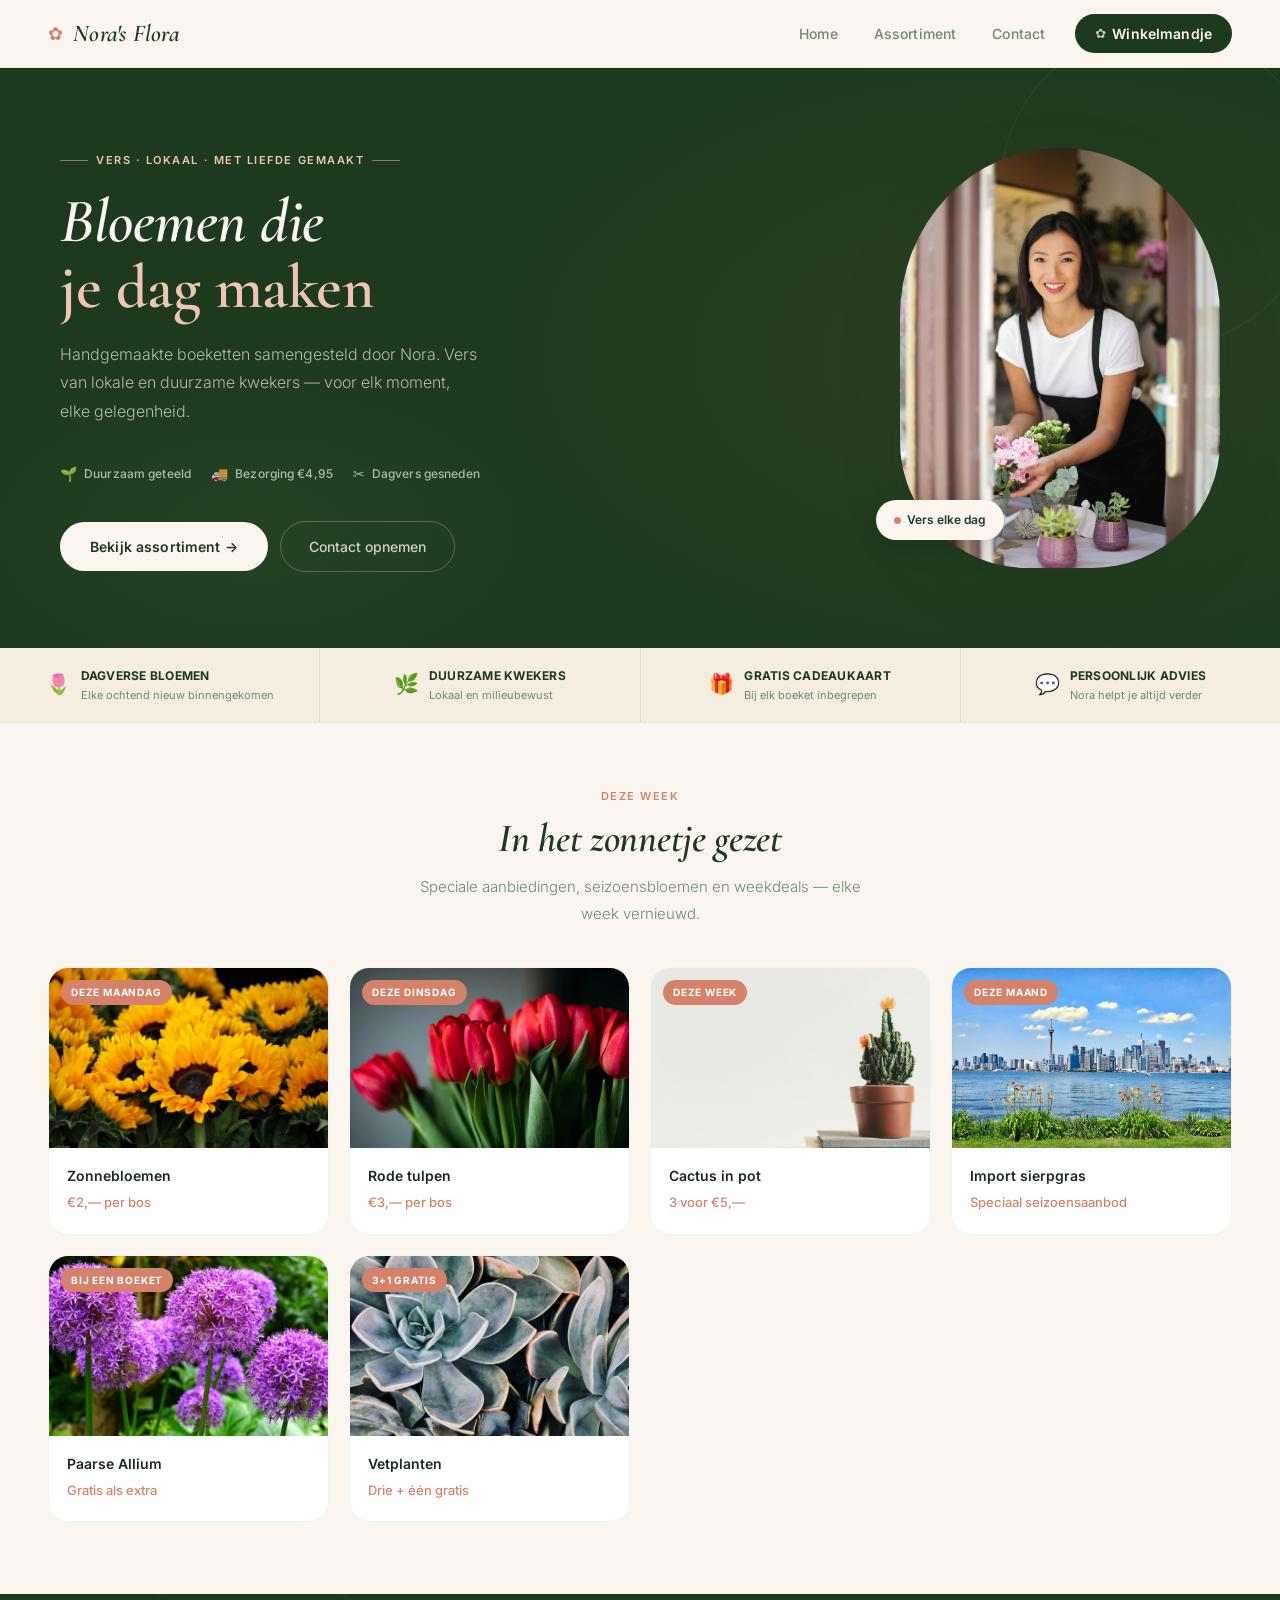
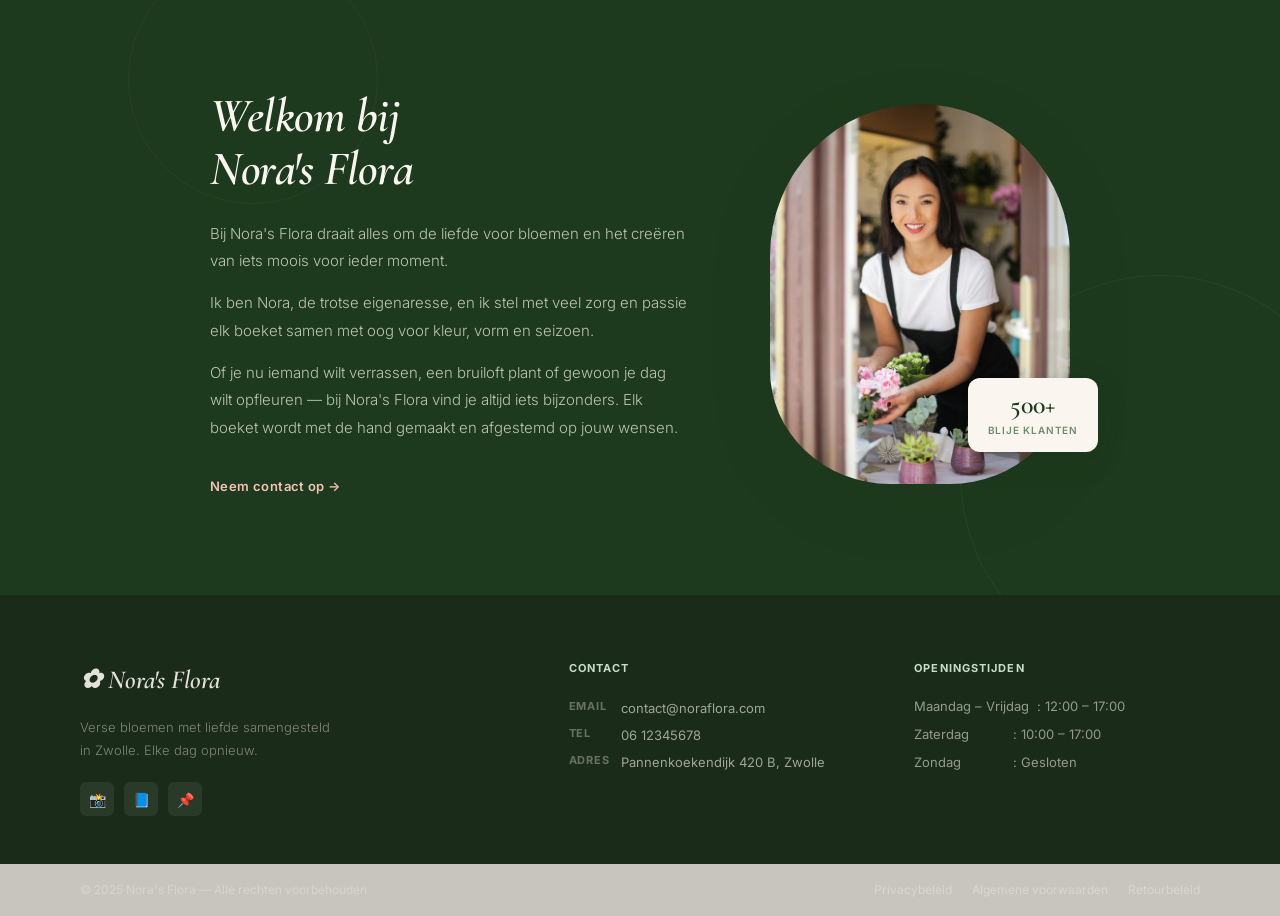
<file: php/index.html>
<!doctype html>
<html lang="nl">
  <head>
    <meta charset="UTF-8" />
    <meta name="viewport" content="width=device-width, initial-scale=1.0" />
    <meta name="description" content="Nora's Flora — handgemaakte boeketten van lokale kwekers. Vers, duurzaam, voor elk moment." />
    <link rel="preconnect" href="https://fonts.googleapis.com" />
    <link rel="preconnect" href="https://fonts.gstatic.com" crossorigin />
    <link href="https://fonts.googleapis.com/css2?family=Cormorant+Garamond:ital,wght@0,400;0,500;0,600;1,400;1,500;1,600&family=Inter:wght@300;400;500;600;700&display=swap" rel="stylesheet" />
    <link rel="stylesheet" href="style.css" />
    <title>Nora's Flora — Verse bloemen met liefde</title>
  </head>

  <body>

    <!-- ── HEADER ── -->
    <header>
      <a href="index.html" id="divLogo" aria-label="Nora's Flora – naar de homepage"></a>
      <nav id="divNavigatie" aria-label="Hoofdnavigatie">
        <a href="index.html" aria-current="page">Home</a>
        <a href="assortiment.php">Assortiment</a>
        <a href="contact.html">Contact</a>
        <a href="shoppingcart.html" class="nav-cart">Winkelmandje</a>
        <span id="cartCount" aria-live="polite" aria-label="Aantal producten in winkelmandje"></span>
      </nav>
    </header>

    <main>

      <!-- ── HERO ── -->
      <section id="pImgFlowers" aria-label="Welkomssectie">
        <div class="hero-content">
          <div class="hero-text">
            <span class="hero-eyebrow">Vers · Lokaal · Met liefde gemaakt</span>
            <h1>Bloemen die<br /><em>je dag maken</em></h1>
            <p>Handgemaakte boeketten samengesteld door Nora. Vers van lokale en duurzame kwekers — voor elk moment, elke gelegenheid.</p>
            <div class="hero-trust">
              <div class="hero-trust-item"><span>🌱</span> Duurzaam geteeld</div>
              <div class="hero-trust-item"><span>🚚</span> Bezorging €4,95</div>
              <div class="hero-trust-item"><span>✂️</span> Dagvers gesneden</div>
            </div>
            <div class="hero-buttons">
              <a href="assortiment.php" class="btn-primary">Bekijk assortiment →</a>
              <a href="contact.html" class="btn-ghost">Contact opnemen</a>
            </div>
          </div>
          <div class="hero-image">
            <img src="./images/pexels-olly-3775156.webp" alt="Kleurrijk boeket van Nora's Flora" loading="eager" />
            <span class="hero-badge">
              <span class="hero-badge-dot"></span>
              Vers elke dag
            </span>
          </div>
        </div>
      </section>

      <!-- ── TRUST BAR ── -->
      <div class="trust-bar" role="list" aria-label="Onze beloftes">
        <div class="trust-item" role="listitem">
          <span class="trust-icon">🌷</span>
          <div>
            <span class="trust-label">Dagverse bloemen</span>
            <span class="trust-sub">Elke ochtend nieuw binnengekomen</span>
          </div>
        </div>
        <div class="trust-item" role="listitem">
          <span class="trust-icon">🌿</span>
          <div>
            <span class="trust-label">Duurzame kwekers</span>
            <span class="trust-sub">Lokaal en milieubewust</span>
          </div>
        </div>
        <div class="trust-item" role="listitem">
          <span class="trust-icon">🎁</span>
          <div>
            <span class="trust-label">Gratis cadeaukaart</span>
            <span class="trust-sub">Bij elk boeket inbegrepen</span>
          </div>
        </div>
        <div class="trust-item" role="listitem">
          <span class="trust-icon">💬</span>
          <div>
            <span class="trust-label">Persoonlijk advies</span>
            <span class="trust-sub">Nora helpt je altijd verder</span>
          </div>
        </div>
      </div>

      <!-- ── AANBIEDINGEN ── -->
      <div class="section-header">
        <span class="section-eyebrow">Deze week</span>
        <h2 class="section-title">In het zonnetje gezet</h2>
        <p class="section-sub">Speciale aanbiedingen, seizoensbloemen en weekdeals — elke week vernieuwd.</p>
      </div>

      <div id="aanbiedingen-container">
        <article class="aanbiedingen">
          <div class="aanbiedingen-img-wrap">
            <img src="./images/pexels-pixabay-54267.webp" alt="Zonnebloemen" loading="lazy" />
            <span class="aanbiedingen-tag">Deze maandag</span>
          </div>
          <div class="aanbiedingen-body">
            <p class="aanbiedingen-name">Zonnebloemen</p>
            <p class="aanbiedingen-offer">€2,— per bos</p>
          </div>
        </article>

        <article class="aanbiedingen">
          <div class="aanbiedingen-img-wrap">
            <img src="./images/pexels-valeriya-1961778.webp" alt="Rode tulpen" loading="lazy" />
            <span class="aanbiedingen-tag">Deze dinsdag</span>
          </div>
          <div class="aanbiedingen-body">
            <p class="aanbiedingen-name">Rode tulpen</p>
            <p class="aanbiedingen-offer">€3,— per bos</p>
          </div>
        </article>

        <article class="aanbiedingen">
          <div class="aanbiedingen-img-wrap">
            <img src="./images/pexels-scottwebb-403571.webp" alt="Cactus in pot" loading="lazy" />
            <span class="aanbiedingen-tag">Deze week</span>
          </div>
          <div class="aanbiedingen-body">
            <p class="aanbiedingen-name">Cactus in pot</p>
            <p class="aanbiedingen-offer">3 voor €5,—</p>
          </div>
        </article>

        <article class="aanbiedingen">
          <div class="aanbiedingen-img-wrap">
            <img src="./images/pexels-nextvoyage-457937.webp" alt="Speciaal importgras" loading="lazy" />
            <span class="aanbiedingen-tag">Deze maand</span>
          </div>
          <div class="aanbiedingen-body">
            <p class="aanbiedingen-name">Import sierpgras</p>
            <p class="aanbiedingen-offer">Speciaal seizoensaanbod</p>
          </div>
        </article>

        <article class="aanbiedingen">
          <div class="aanbiedingen-img-wrap">
            <img src="./images/pexels-mikebirdy-109828.webp" alt="Paarse Allium" loading="lazy" />
            <span class="aanbiedingen-tag">Bij een boeket</span>
          </div>
          <div class="aanbiedingen-body">
            <p class="aanbiedingen-name">Paarse Allium</p>
            <p class="aanbiedingen-offer">Gratis als extra</p>
          </div>
        </article>

        <article class="aanbiedingen">
          <div class="aanbiedingen-img-wrap">
            <img src="./images/pexels-maureen-piecesphotography-1207978.webp" alt="Vetplanten" loading="lazy" />
            <span class="aanbiedingen-tag">3+1 gratis</span>
          </div>
          <div class="aanbiedingen-body">
            <p class="aanbiedingen-name">Vetplanten</p>
            <p class="aanbiedingen-offer">Drie + één gratis</p>
          </div>
        </article>
      </div>

    </main>

    <!-- ── INTRODUCTIE ── -->
    <section id="introductionContainer" aria-label="Over Nora's Flora">
      <div class="intro-text">
        <h2 class="introductionTitel">Welkom bij<br />Nora's Flora</h2>
        <p>Bij Nora's Flora draait alles om de liefde voor bloemen en het creëren van iets moois voor ieder moment.</p>
        <p>Ik ben Nora, de trotse eigenaresse, en ik stel met veel zorg en passie elk boeket samen met oog voor kleur, vorm en seizoen.</p>
        <p>Of je nu iemand wilt verrassen, een bruiloft plant of gewoon je dag wilt opfleuren — bij Nora's Flora vind je altijd iets bijzonders. Elk boeket wordt met de hand gemaakt en afgestemd op jouw wensen.</p>
        <a href="contact.html" class="intro-cta">Neem contact op →</a>
      </div>
      <div class="intro-image">
        <img id="introductionImg" src="./images/pexels-olly-3775156.webp" alt="Nora samen met haar boeketten" loading="lazy" />
        <div class="intro-stat">
          <span class="intro-stat-num">500+</span>
          <span class="intro-stat-label">Blije klanten</span>
        </div>
      </div>
    </section>

    <!-- ── FOOTER ── -->
    <footer>
      <div id="footerContainer">
        <div class="footer-brand">
          <p>Verse bloemen met liefde samengesteld in Zwolle. Elke dag opnieuw.</p>
          <div class="footer-social">
            <a href="#" aria-label="Instagram">📸</a>
            <a href="#" aria-label="Facebook">📘</a>
            <a href="#" aria-label="Pinterest">📌</a>
          </div>
        </div>
        <div id="footerLinks">
          <span class="footer-col-title">Contact</span>
          <div class="footer-contact-grid">
            <span class="footer-label">Email</span>
            <span class="footer-value">contact@noraflora.com</span>
            <span class="footer-label">Tel</span>
            <span class="footer-value">06 12345678</span>
            <span class="footer-label">Adres</span>
            <span class="footer-value">Pannenkoekendijk 420 B, Zwolle</span>
          </div>
        </div>
        <div id="footerRechts">
          <span class="footer-col-title">Openingstijden</span>
          <p>Maandag – Vrijdag &nbsp;: 12:00 – 17:00</p>
          <p>Zaterdag &nbsp;&nbsp;&nbsp;&nbsp;&nbsp;&nbsp;&nbsp;&nbsp;&nbsp;&nbsp;: 10:00 – 17:00</p>
          <p>Zondag &nbsp;&nbsp;&nbsp;&nbsp;&nbsp;&nbsp;&nbsp;&nbsp;&nbsp;&nbsp;&nbsp;&nbsp;: Gesloten</p>
        </div>
      </div>
      <div class="footer-bottom">
        <span>© 2025 Nora's Flora — Alle rechten voorbehouden</span>
        <nav class="footer-legal-links" aria-label="Juridische links">
          <a href="#">Privacybeleid</a>
          <a href="#">Algemene voorwaarden</a>
          <a href="#">Retourbeleid</a>
        </nav>
      </div>
    </footer>

    <script src="producten.js"></script>
    <script src="script.js"></script>
  </body>
</html>
</file>
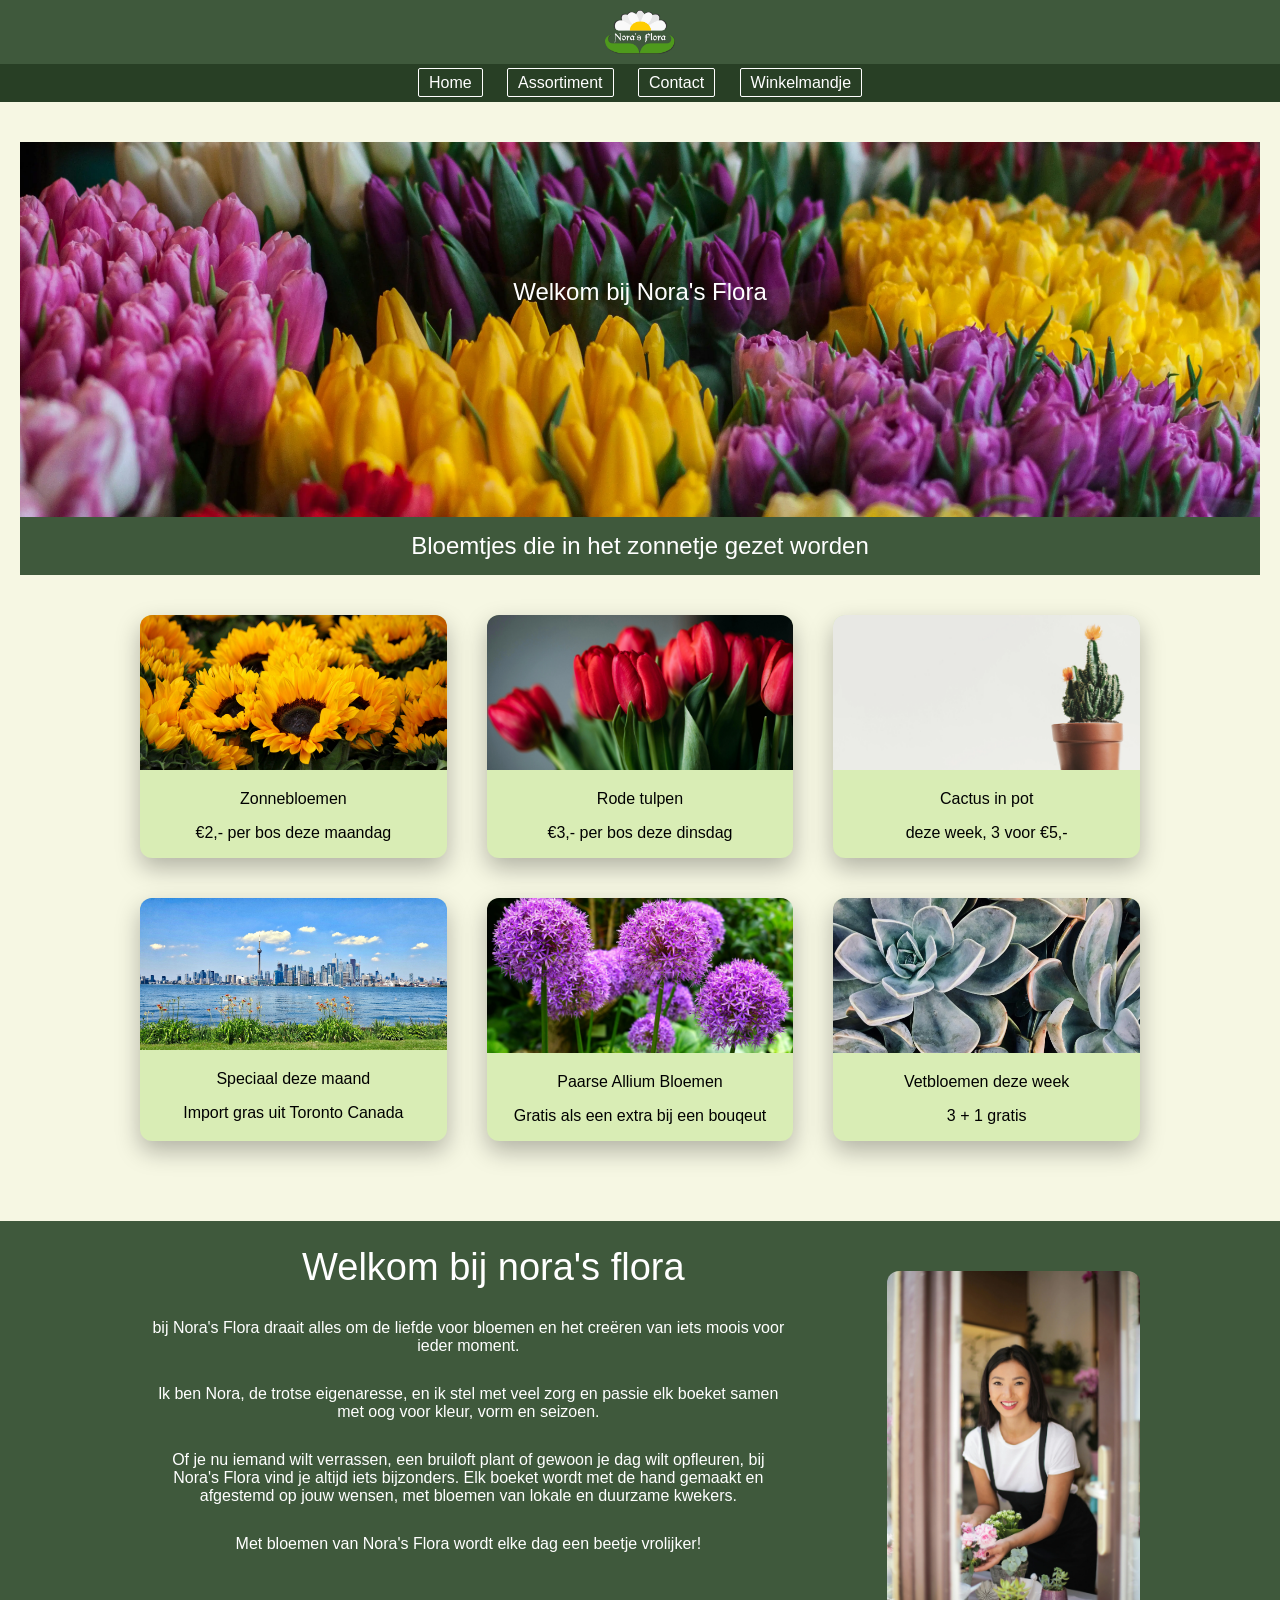
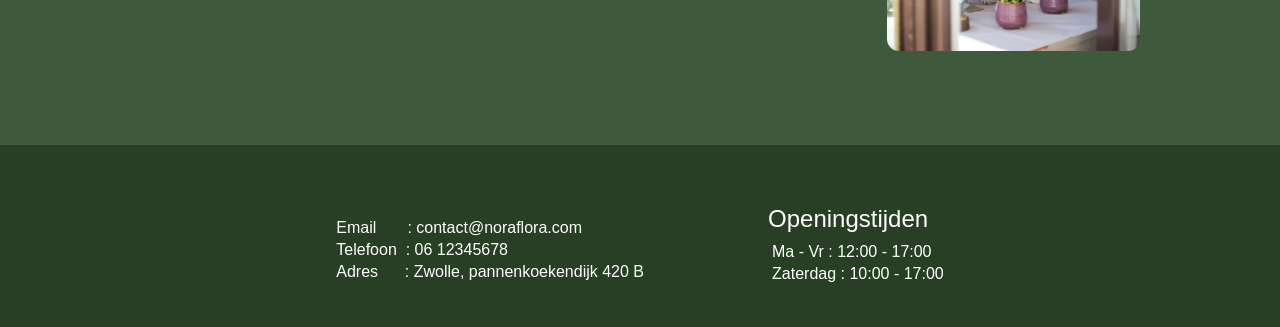
<file: web/index.html>
<!doctype html>
<html lang="en">

<head>
  <meta charset="UTF-8" />
  <meta name="viewport" content="width=device-width, initial-scale=1.0" />
  <link rel="stylesheet" href="style.css" />
  <title>Nora's Flora</title>
  <script src="producten.js"></script>
  <script src="script.js"></script>
</head>

<body>
  <header>
    <div id="divLogo">
      <img id="imgLogo" src="images/Nora'sFloraLogo.png" alt="Nora'sFloraLogo" />
    </div>
    <div id="divNavigatie">
      <a href="index.html">Home</a>
      <a href="assortiment.html">Assortiment</a>
      <a href="contact.html">Contact</a>
      <a href="shoppingcart.html">Winkelmandje</a>
      <span id="cartCount"></span>


    </div>
  </header>
  <main>
    <p id="pImgFlowers">Welkom bij Nora's Flora</p>
    <p id="zonnetje">Bloemtjes die in het zonnetje gezet worden</p>
    <div id="aanbiedingen-container">
      <div class="aanbiedingen">
        <div><img src="./images/pexels-pixabay-54267.webp" /></div>

        <p>Zonnebloemen</p>
        <p>€2,- per bos deze maandag</p>
      </div>
      <div class="aanbiedingen">
        <div><img src="./images/pexels-valeriya-1961778.webp" /></div>

        <p>Rode tulpen</p>
        <p>€3,- per bos deze dinsdag</p>
      </div>
      <div class="aanbiedingen">
        <div><img src="./images/pexels-scottwebb-403571.webp" /></div>

        <p>Cactus in pot</p>
        <p>deze week, 3 voor €5,-</p>
      </div>
      <div class="aanbiedingen">
        <div><img src="./images/pexels-nextvoyage-457937.webp" /></div>

        <p>Speciaal deze maand</p>
        <p>Import gras uit Toronto Canada</p>
      </div>
      <div class="aanbiedingen">
        <div><img src="./images/pexels-mikebirdy-109828.webp" /></div>

        <p>Paarse Allium Bloemen</p>
        <p>Gratis als een extra bij een bouqeut</p>
      </div>
      <div class="aanbiedingen">
        <div>
          <img src="./images/pexels-maureen-piecesphotography-1207978.webp" />
        </div>

        <p>Vetbloemen deze week</p>
        <p>3 + 1 gratis</p>
      </div>
    </div>
  </main>
  <div id="introductionContainer">
    <div>
      <h1 class="introductionTitel">Welkom bij nora's flora</h1>
      <p>
        bij Nora's Flora draait alles om de liefde voor bloemen en het creëren
        van iets moois voor ieder moment.
      </p>
      <p>
        lk ben Nora, de trotse eigenaresse, en ik stel met veel zorg en passie
        elk boeket samen met oog voor kleur, vorm en seizoen.
      </p>
      <p>
        Of je nu iemand wilt verrassen, een bruiloft plant of gewoon je dag
        wilt opfleuren, bij Nora's Flora vind je altijd iets bijzonders. Elk
        boeket wordt met de hand gemaakt en afgestemd op jouw wensen, met
        bloemen van lokale en duurzame kwekers.
      </p>
      <p>Met bloemen van Nora's Flora wordt elke dag een beetje vrolijker!</p>
    </div>

    <div>
      <img id="introductionImg" src="./images/pexels-olly-3775156.webp" />
    </div>
  </div>
  <footer id="footerContainer">
    <div id="footerLinks">
      <p>
        Email&nbsp;&nbsp;&nbsp;&nbsp;&nbsp;&nbsp;&nbsp;: contact@noraflora.com
      </p>
      <p>Telefoon&nbsp;&nbsp;: 06 12345678</p>
      <p>
        Adres&nbsp;&nbsp;&nbsp;&nbsp;&nbsp;&nbsp;: Zwolle, pannenkoekendijk
        420 B
      </p>
    </div>
    <div id="footerRechts">
      <h2>Openingstijden</h2>
      <p>Ma - Vr : 12:00 - 17:00</p>
      <p>Zaterdag : 10:00 - 17:00</p>
    </div>
  </footer>
</body>

</html>
</file>
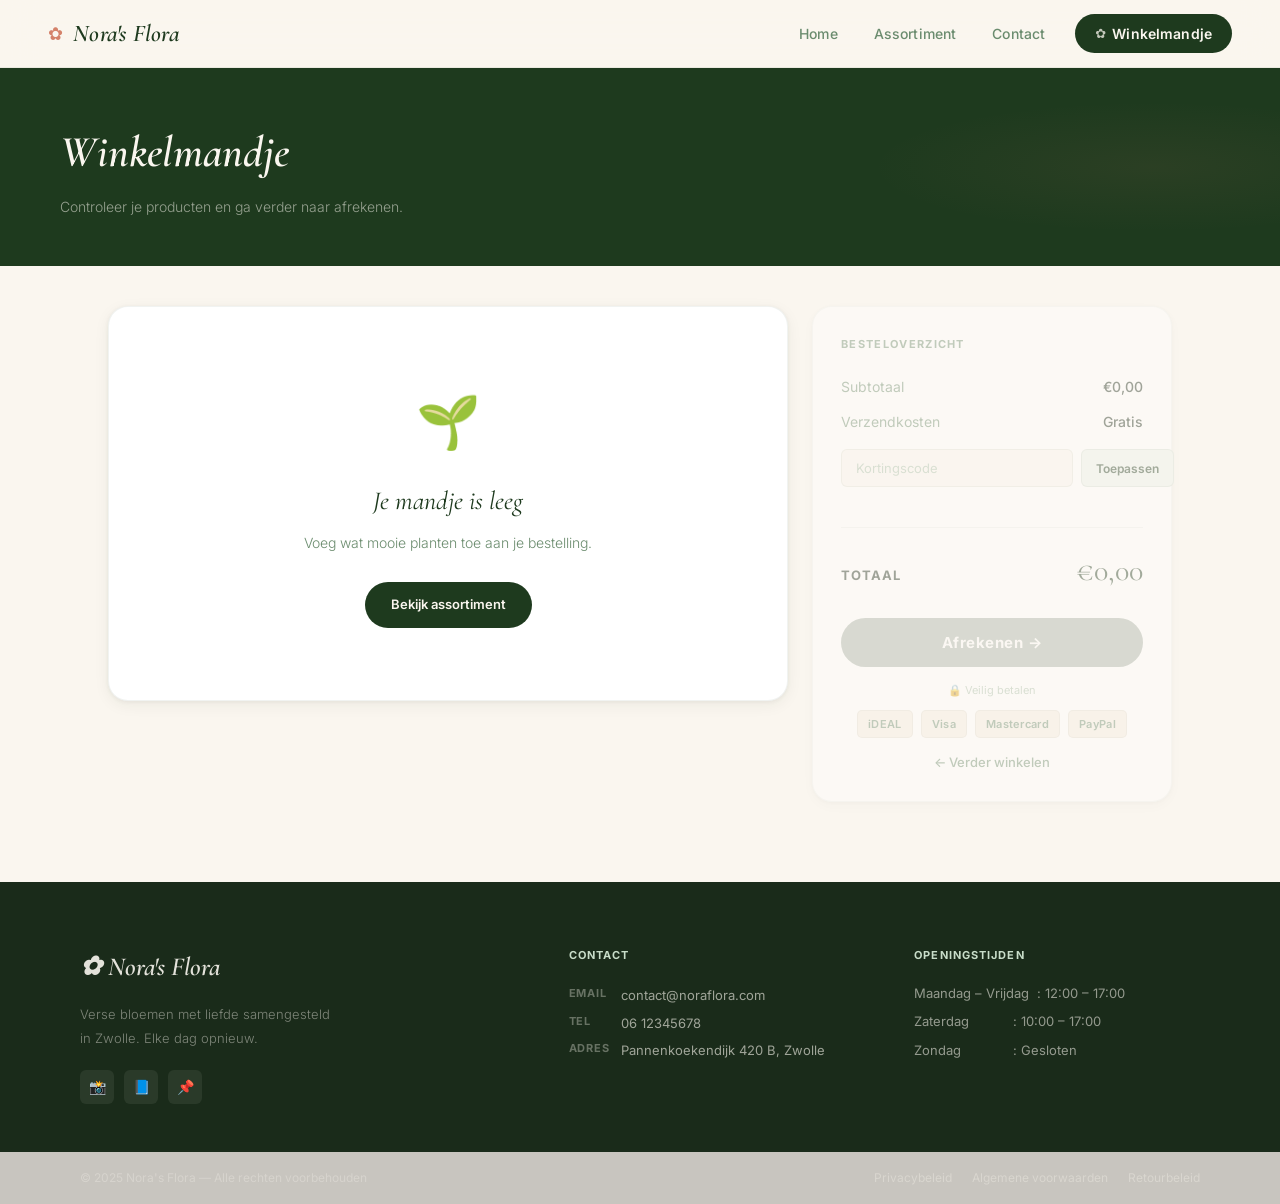
<file: php/shoppingcart.html>
<!doctype html>
<html lang="nl">
  <head>
    <meta charset="UTF-8" />
    <meta name="viewport" content="width=device-width, initial-scale=1.0" />
    <meta name="description" content="Jouw winkelmandje bij Nora's Flora. Bekijk en beheer je producten en reken af." />
    <link rel="preconnect" href="https://fonts.googleapis.com" />
    <link rel="preconnect" href="https://fonts.gstatic.com" crossorigin />
    <link href="https://fonts.googleapis.com/css2?family=Cormorant+Garamond:ital,wght@0,400;0,500;0,600;1,400;1,500;1,600&family=Inter:wght@300;400;500;600;700&display=swap" rel="stylesheet" />
    <link rel="stylesheet" href="style.css" />
    <title>Winkelmandje – Nora's Flora</title>
  </head>

  <body>

    <!-- ── HEADER ── -->
    <header>
      <a href="index.html" id="divLogo" aria-label="Nora's Flora – naar de homepage"></a>
      <nav id="divNavigatie" aria-label="Hoofdnavigatie">
        <a href="index.html">Home</a>
        <a href="assortiment.php">Assortiment</a>
        <a href="contact.html">Contact</a>
        <a href="shoppingcart.html" class="nav-cart" aria-current="page">Winkelmandje</a>
        <span id="cartCount" aria-live="polite"></span>
      </nav>
    </header>

    <main>

      <!-- ── CART HERO ── -->
      <div class="cart-hero">
        <div class="cart-hero-inner">
          <h1>Winkelmandje</h1>
          <p>Controleer je producten en ga verder naar afrekenen.</p>
        </div>
      </div>

      <!-- ── CART CONTENT ── -->
      <div id="cartContainer">

        <!-- Two-column layout -->
        <div id="cartLayout">

          <!-- Left: items -->
          <div id="cartItemsPanel">
            <!-- Filled by script.js renderCartPage() -->
          </div>

          <!-- Right: summary -->
          <aside id="cartSummary" aria-label="Besteloverzicht">
            <h2>Besteloverzicht</h2>

            <div class="summary-row">
              <span>Subtotaal</span>
              <span id="summarySubtotal">€0,00</span>
            </div>
            <div class="summary-row">
              <span>Verzendkosten</span>
              <span id="summaryShipping">€4,95</span>
            </div>

            <!-- Promo code -->
            <div class="promo-row">
              <input
                type="text"
                id="promoInput"
                placeholder="Kortingscode"
                aria-label="Kortingscode invoeren"
              />
              <button type="button" onclick="applyPromo()">Toepassen</button>
            </div>
            <span id="promoFeedback" role="alert"></span>

            <hr class="summary-divider" />

            <div class="summary-total">
              <span class="label">Totaal</span>
              <span class="amount" id="summaryTotal">€0,00</span>
            </div>

            <button id="checkoutBtn" type="button" onclick="handleCheckout()">
              Afrekenen →
            </button>

            <p class="summary-security">🔒 Veilig betalen</p>

            <div class="summary-payment-icons">
              <span class="payment-icon">iDEAL</span>
              <span class="payment-icon">Visa</span>
              <span class="payment-icon">Mastercard</span>
              <span class="payment-icon">PayPal</span>
            </div>

            <a href="assortiment.php" class="cart-continue">← Verder winkelen</a>
          </aside>
        </div>

        <!-- Success state -->
        <div id="checkoutSuccess" role="alert">
          <div class="success-icon">🌸</div>
          <h2>Bestelling geplaatst!</h2>
          <p>Bedankt voor je bestelling bij Nora's Flora.<br />Je ontvangt een bevestiging per e-mail.</p>
          <a href="index.html">Terug naar home</a>
        </div>

      </div>

    </main>

    <!-- ── FOOTER ── -->
    <footer>
      <div id="footerContainer">
        <div class="footer-brand">
          <p>Verse bloemen met liefde samengesteld in Zwolle. Elke dag opnieuw.</p>
          <div class="footer-social">
            <a href="#" aria-label="Instagram">📸</a>
            <a href="#" aria-label="Facebook">📘</a>
            <a href="#" aria-label="Pinterest">📌</a>
          </div>
        </div>
        <div id="footerLinks">
          <span class="footer-col-title">Contact</span>
          <div class="footer-contact-grid">
            <span class="footer-label">Email</span>
            <span class="footer-value">contact@noraflora.com</span>
            <span class="footer-label">Tel</span>
            <span class="footer-value">06 12345678</span>
            <span class="footer-label">Adres</span>
            <span class="footer-value">Pannenkoekendijk 420 B, Zwolle</span>
          </div>
        </div>
        <div id="footerRechts">
          <span class="footer-col-title">Openingstijden</span>
          <p>Maandag – Vrijdag &nbsp;: 12:00 – 17:00</p>
          <p>Zaterdag &nbsp;&nbsp;&nbsp;&nbsp;&nbsp;&nbsp;&nbsp;&nbsp;&nbsp;&nbsp;: 10:00 – 17:00</p>
          <p>Zondag &nbsp;&nbsp;&nbsp;&nbsp;&nbsp;&nbsp;&nbsp;&nbsp;&nbsp;&nbsp;&nbsp;&nbsp;: Gesloten</p>
        </div>
      </div>
      <div class="footer-bottom">
        <span>© 2025 Nora's Flora — Alle rechten voorbehouden</span>
        <nav class="footer-legal-links" aria-label="Juridische links">
          <a href="#">Privacybeleid</a>
          <a href="#">Algemene voorwaarden</a>
          <a href="#">Retourbeleid</a>
        </nav>
      </div>
    </footer>

    <script src="script.js"></script>
    <script>
      function applyPromo() {
        const code = document.getElementById('promoInput').value.trim().toUpperCase();
        const fb = document.getElementById('promoFeedback');
        if (code === 'FLORA10') {
          fb.textContent = '✓ Kortingscode toegepast: 10% korting';
          fb.style.color = 'var(--success)';
        } else if (code === '') {
          fb.textContent = '';
        } else {
          fb.textContent = '✗ Ongeldige kortingscode';
          fb.style.color = 'var(--error)';
        }
      }
    </script>
  </body>
</html>
</file>
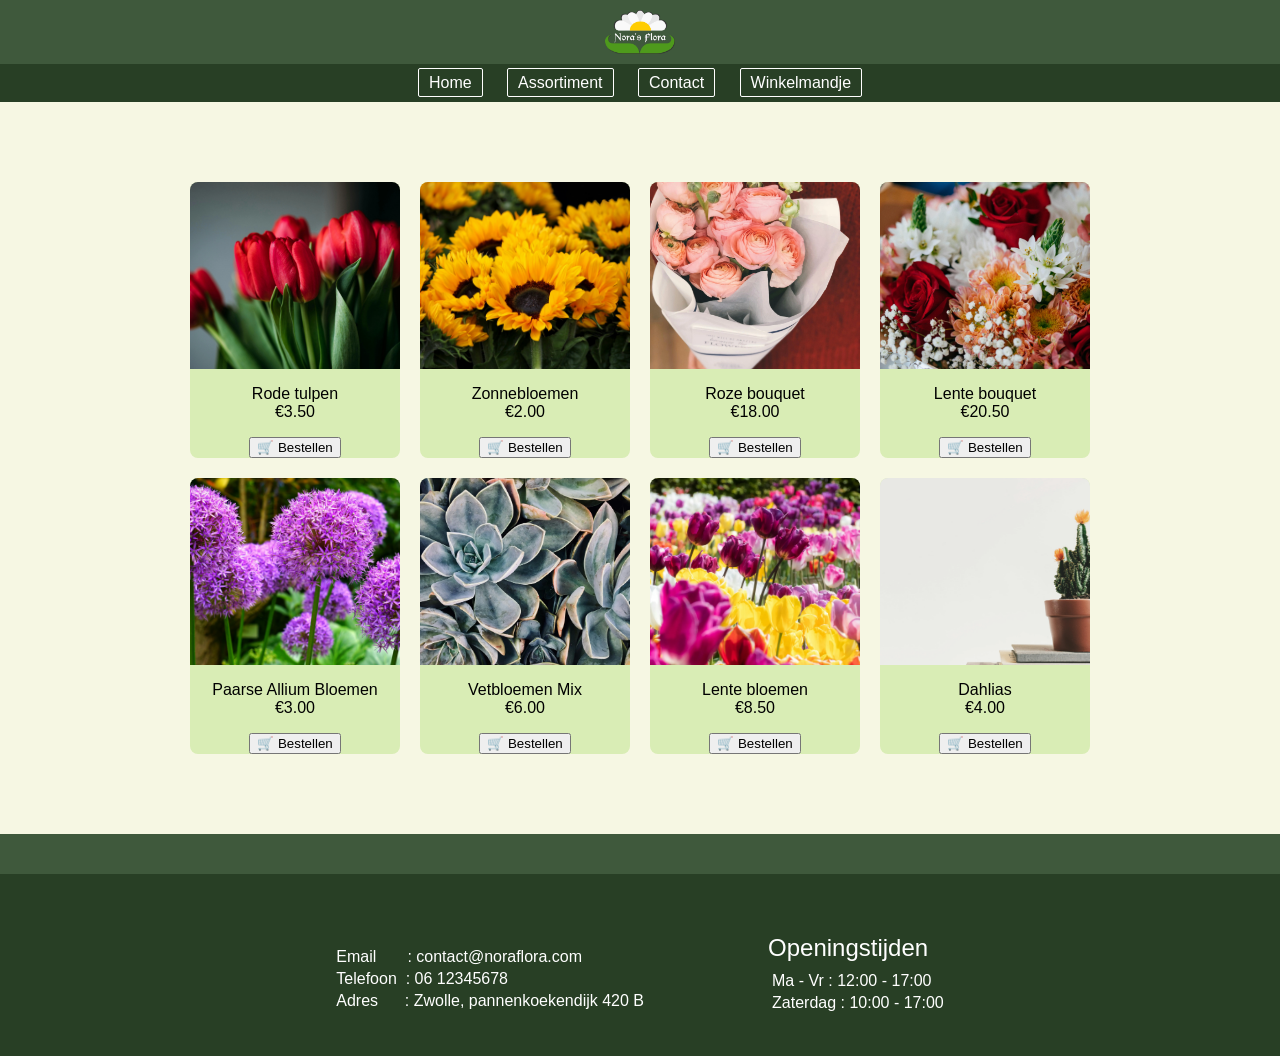
<file: web/assortiment.html>
<!doctype html>
<html lang="nl">

<head>
  <meta charset="UTF-8" />
  <meta name="viewport" content="width=device-width, initial-scale=1.0" />
  <link rel="stylesheet" href="style.css" />
  <title>Nora's Flora</title>

</head>


<body>
  <div></div>
  <header>
    <div id="divLogo">
      <img id="imgLogo" src="images/Nora'sFloraLogo.png" alt="Nora'sFloraLogo" />
    </div>
    <div id="divNavigatie">
      <a href="index.html">Home</a>
      <a href="assortiment.html">Assortiment</a>
      <a href="contact.html">Contact</a>
      <a href="shoppingcart.html">Winkelmandje</a>
    </div>
  </header>
  <main>
    <div id="assortimentContainer">


      <div id="producten">

      </div>
  </main>
  <footer id="footerContainer">
    <div id="footerLinks">
      <p>
        Email&nbsp;&nbsp;&nbsp;&nbsp;&nbsp;&nbsp;&nbsp;: contact@noraflora.com
      </p>
      <p>Telefoon&nbsp;&nbsp;: 06 12345678</p>
      <p>
        Adres&nbsp;&nbsp;&nbsp;&nbsp;&nbsp;&nbsp;: Zwolle, pannenkoekendijk
        420 B
      </p>
    </div>
    <div id="footerRechts">
      <h2>Openingstijden</h2>
      <p>Ma - Vr : 12:00 - 17:00</p>
      <p>Zaterdag : 10:00 - 17:00</p>
    </div>
  </footer>
</body>
<script src="producten.js"></script>
<script src="script.js"></script>

</html>
</file>
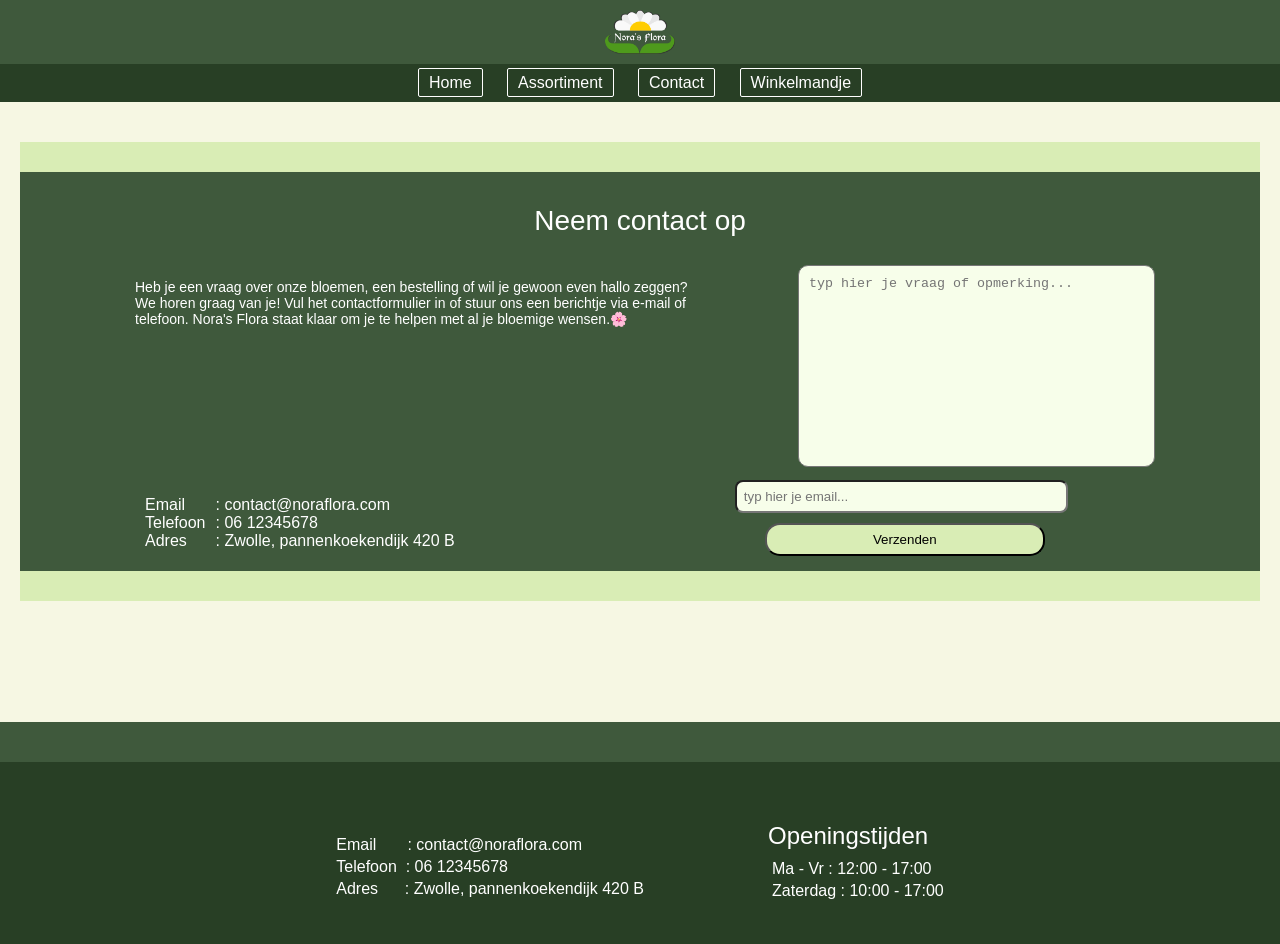
<file: web/contact.html>
<!DOCTYPE html>
<html lang="en">

<head>
  <meta charset="UTF-8" />
  <meta name="viewport" content="width=device-width, initial-scale=1.0" />
  <link rel="stylesheet" href="style.css" />
  <title>Nora's Flora</title>
</head>

<body>
  <header>
    <div id="divLogo">
      <img id="imgLogo" src="images/Nora'sFloraLogo.png" alt="Nora'sFloraLogo" />
    </div>
    <div id="divNavigatie">
      <a href="index.html">Home</a>
      <a href="assortiment.html">Assortiment</a>
      <a href="contact.html">Contact</a>
      <a href="shoppingcart.html">Winkelmandje</a>
    </div>
  </header>
  <main>
    <div id="contact">
      <div class="contactBox">
        <p id="contactOpnemen">Neem contact op</p>
        <section>
          <div id="contactFormulier">
            <div>
              <p>
                Heb je een vraag over onze bloemen, een bestelling of wil je
                gewoon even hallo zeggen? We horen graag van je! Vul het
                contactformulier in of stuur ons een berichtje via e-mail of
                telefoon. Nora's Flora staat klaar om je te helpen met al je
                bloemige wensen.🌸
              </p>
            </div>
            <div>
              <textarea rows="12" cols="40" name="vragenEnOpmerkingen" id="vragenEnOpmerkingen"
                placeholder="typ hier je vraag of opmerking..."></textarea>
            </div>
          </div>
        </section>
        <section>
          <div id="contactInformatie">
            <div id="contactGegevens">
              <div>
                <p>Email<br />Telefoon<br />Adres</p>
              </div>
              <div>
                <p>
                  : contact@noraflora.com<br />: 06 12345678<br />: Zwolle,
                  pannenkoekendijk 420 B
                </p>
              </div>
            </div>
            <div>
              <input id="email" type="text" placeholder="typ hier je email..." />
              <div><button id="contactButton">Verzenden</button></div>
            </div>
          </div>
        </section>
      </div>
    </div>
  </main>
  <footer id="footerContainer">
    <div id="footerLinks">
      <p>
        Email&nbsp;&nbsp;&nbsp;&nbsp;&nbsp;&nbsp;&nbsp;: contact@noraflora.com
      </p>
      <p>Telefoon&nbsp;&nbsp;: 06 12345678</p>
      <p>
        Adres&nbsp;&nbsp;&nbsp;&nbsp;&nbsp;&nbsp;: Zwolle, pannenkoekendijk
        420 B
      </p>
    </div>
    <div id="footerRechts">
      <h2>Openingstijden</h2>
      <p>Ma - Vr : 12:00 - 17:00</p>
      <p>Zaterdag : 10:00 - 17:00</p>
    </div>
  </footer>
</body>

</html>
</file>
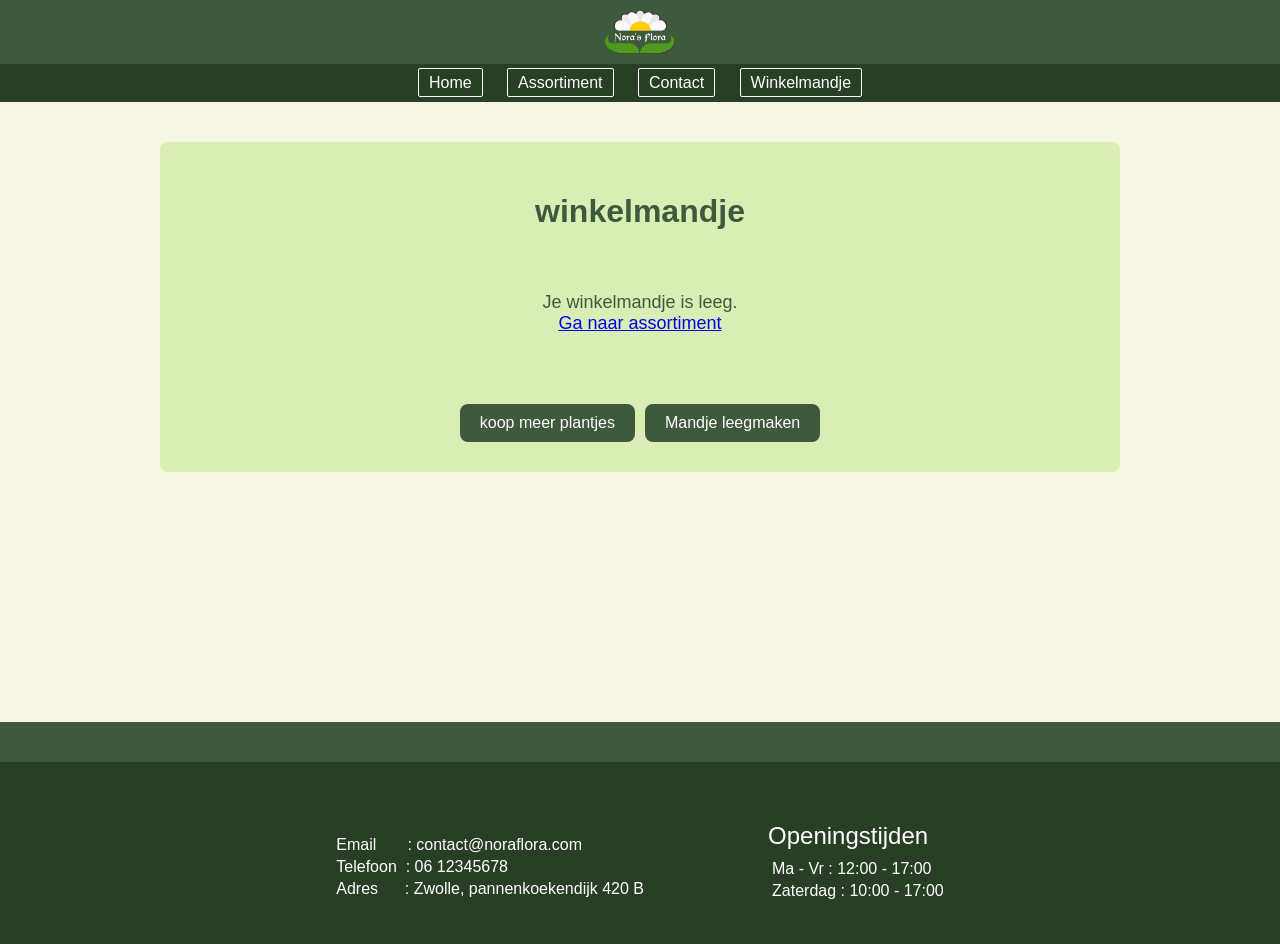
<file: web/shoppingcart.html>
<!doctype html>
<html lang="en">
  <head>
    <meta charset="utf-8" />
    <meta http-equiv="X-UA-Compatible" content="IE=edge" />
    <title>Nora's Flora - Winkelmandje</title>
    <meta name="description" content="" />
    <meta name="viewport" content="width=device-width, initial-scale=1" />
    <link rel="stylesheet" href="style.css" />
  </head>

  <body>
    <header>
      <div id="divLogo">
        <img
          id="imgLogo"
          src="images/Nora'sFloraLogo.png"
          alt="Nora'sFloraLogo"
        />
      </div>
      <div id="divNavigatie">
        <a href="index.html">Home</a>
        <a href="assortiment.html">Assortiment</a>
        <a href="contact.html">Contact</a>
        <a href="shoppingcart.html">Winkelmandje</a>
      </div>
    </header>

    <main>
      <div id="cartContainer">
        <h1>winkelmandje</h1>
        <div id="cartItems"></div>
        <div class="cart-actions">
          <a href="assortiment.html">koop meer plantjes</a>
          <button onclick="clearCart()">Mandje leegmaken</button>
        </div>
      </div>
    </main>

    <footer id="footerContainer">
      <div id="footerLinks">
        <p>
          Email&nbsp;&nbsp;&nbsp;&nbsp;&nbsp;&nbsp;&nbsp;: contact@noraflora.com
        </p>
        <p>Telefoon&nbsp;&nbsp;: 06 12345678</p>
        <p>
          Adres&nbsp;&nbsp;&nbsp;&nbsp;&nbsp;&nbsp;: Zwolle, pannenkoekendijk
          420 B
        </p>
      </div>
      <div id="footerRechts">
        <h2>Openingstijden</h2>
        <p>Ma - Vr : 12:00 - 17:00</p>
        <p>Zaterdag : 10:00 - 17:00</p>
      </div>
    </footer>

    <script src="producten.js"></script>
    <script src="script.js"></script>
  </body>
</html>
</file>
<file: php/style.css>
/* ============================================================
   Nora's Flora — style.css
   Fonts: Cormorant Garamond (display) + Inter (body)
   Palette: deep forest, warm cream, blush rose accent
   ============================================================ */

/* === DESIGN TOKENS === */
:root {
  /* Core palette */
  --forest:        #1e3a1e;
  --forest-mid:    #2f5c2f;
  --forest-soft:   #4a7c4a;
  --sage:          #7fa882;
  --sage-pale:     #c8ddc9;
  --sage-wash:     #eaf2ea;

  --cream:         #faf6ef;
  --cream-card:    #ffffff;
  --cream-warm:    #f4ede0;

  --blush:         #d4826a;
  --blush-light:   #f0c4b5;
  --blush-wash:    #fdf0ec;

  --ink:           #1a2b1a;
  --ink-mid:       #3d5c3d;
  --ink-muted:     #6b8c6e;
  --ink-faint:     #a8bfa9;

  --error:         #b84040;
  --error-bg:      #fdf2f2;
  --success:       #2f7a4a;

  /* Typography */
  --font-display:  'Cormorant Garamond', Georgia, serif;
  --font-body:     'Inter', system-ui, -apple-system, sans-serif;

  /* Radius */
  --r-sm:    6px;
  --r-md:    12px;
  --r-lg:    20px;
  --r-xl:    32px;
  --r-pill:  999px;

  /* Transitions */
  --t-fast:    0.14s ease;
  --t-mid:     0.24s ease;
  --t-slow:    0.38s cubic-bezier(0.16, 1, 0.3, 1);

  /* Shadows */
  --s-card:  0 1px 4px rgba(30,58,30,0.06), 0 4px 16px rgba(30,58,30,0.06);
  --s-lift:  0 8px 32px rgba(30,58,30,0.12), 0 2px 8px rgba(30,58,30,0.06);
  --s-float: 0 20px 60px rgba(30,58,30,0.18);
}

/* === RESET & BASE === */
*, *::before, *::after { box-sizing: border-box; }
html { scroll-behavior: smooth; }

body {
  margin: 0;
  padding: 0;
  font-family: var(--font-body);
  font-size: 15px;
  font-weight: 400;
  line-height: 1.65;
  color: var(--ink);
  background: var(--cream);
  -webkit-font-smoothing: antialiased;
}

img { display: block; max-width: 100%; }
a { color: inherit; }
button { font-family: var(--font-body); }

/* ============================================================
   HEADER
   ============================================================ */
header {
  background: rgba(250, 246, 239, 0.94);
  backdrop-filter: blur(16px);
  -webkit-backdrop-filter: blur(16px);
  border-bottom: 1px solid rgba(30, 58, 30, 0.07);
  display: flex;
  align-items: center;
  justify-content: space-between;
  padding: 0 48px;
  height: 68px;
  position: sticky;
  top: 0;
  z-index: 200;
}

/* Logo */
#divLogo {
  display: flex;
  align-items: center;
  gap: 10px;
  text-decoration: none;
  flex-shrink: 0;
}

#imgLogo { display: none; }

#divLogo::before {
  content: "✿";
  font-size: 18px;
  color: var(--blush);
  line-height: 1;
}

#divLogo::after {
  content: "Nora's Flora";
  font-family: var(--font-display);
  font-size: 24px;
  font-weight: 600;
  font-style: italic;
  color: var(--forest);
  letter-spacing: 0.01em;
  white-space: nowrap;
}

#divLogo:hover::after { color: var(--forest-mid); }

/* Navigation */
#divNavigatie {
  display: flex;
  align-items: center;
  gap: 4px;
}

#divNavigatie a {
  color: var(--ink-muted);
  font-size: 14px;
  font-weight: 500;
  text-decoration: none;
  padding: 8px 16px;
  border-radius: var(--r-pill);
  transition: all var(--t-fast);
  white-space: nowrap;
  letter-spacing: 0.01em;
}

#divNavigatie a:hover {
  background: var(--sage-wash);
  color: var(--forest);
}

#divNavigatie a.nav-cart {
  background: var(--forest);
  color: var(--cream) !important;
  font-weight: 600;
  margin-left: 10px;
  padding: 8px 20px;
  display: inline-flex;
  align-items: center;
  gap: 6px;
}

#divNavigatie a.nav-cart::before {
  content: "✿";
  font-size: 13px;
  opacity: 0.75;
}

#divNavigatie a.nav-cart:hover {
  background: var(--forest-mid);
  transform: translateY(-1px);
  box-shadow: var(--s-lift);
}

/* Cart badge */
#cartCount {
  display: none;
  align-items: center;
  justify-content: center;
  background: var(--blush);
  color: #fff;
  font-size: 10px;
  font-weight: 700;
  border-radius: var(--r-pill);
  min-width: 18px;
  height: 18px;
  padding: 0 5px;
  margin-left: -8px;
  margin-top: -12px;
  vertical-align: middle;
  box-shadow: 0 2px 6px rgba(212, 130, 106, 0.4);
  position: relative;
  z-index: 1;
}

/* ============================================================
   MAIN
   ============================================================ */
main { background: var(--cream); min-height: 60vh; }

/* ============================================================
   HERO
   ============================================================ */
#pImgFlowers {
  background: var(--forest);
  width: 100%;
  min-height: 580px;
  display: flex;
  align-items: center;
  justify-content: center;
  padding: 72px 48px;
  position: relative;
  overflow: hidden;
}

/* Organic background texture */
#pImgFlowers::before {
  content: '';
  position: absolute;
  inset: 0;
  background:
    radial-gradient(ellipse 70% 90% at 80% 50%, rgba(212,130,106,0.08) 0%, transparent 60%),
    radial-gradient(ellipse 50% 60% at 20% 80%, rgba(127,168,130,0.07) 0%, transparent 50%);
  pointer-events: none;
}

/* Decorative leaf marks */
#pImgFlowers::after {
  content: '';
  position: absolute;
  top: -40px;
  right: -40px;
  width: 320px;
  height: 320px;
  border-radius: 50%;
  border: 1px solid rgba(200, 221, 201, 0.08);
  pointer-events: none;
}

.hero-content {
  display: flex;
  align-items: center;
  justify-content: space-between;
  gap: 80px;
  max-width: 1160px;
  width: 100%;
  position: relative;
  z-index: 2;
}

.hero-text { flex: 1; max-width: 520px; }

.hero-eyebrow {
  display: inline-flex;
  align-items: center;
  gap: 8px;
  font-size: 11px;
  font-weight: 600;
  letter-spacing: 0.14em;
  text-transform: uppercase;
  color: var(--blush-light);
  margin-bottom: 20px;
}

.hero-eyebrow::before,
.hero-eyebrow::after {
  content: '';
  display: block;
  width: 28px;
  height: 1px;
  background: var(--blush-light);
  opacity: 0.5;
}

.hero-text h1 {
  font-family: var(--font-display);
  font-size: 62px;
  font-weight: 600;
  font-style: italic;
  color: var(--cream);
  margin: 0 0 20px;
  line-height: 1.05;
  letter-spacing: -0.5px;
}

.hero-text h1 em {
  font-style: normal;
  color: var(--blush-light);
}

.hero-text p {
  font-size: 16px;
  font-weight: 300;
  color: rgba(250, 246, 239, 0.68);
  margin: 0 0 36px;
  line-height: 1.8;
  max-width: 420px;
}

.hero-trust {
  display: flex;
  gap: 20px;
  margin-bottom: 36px;
  flex-wrap: wrap;
}

.hero-trust-item {
  display: flex;
  align-items: center;
  gap: 7px;
  font-size: 12px;
  font-weight: 500;
  color: rgba(200, 221, 201, 0.8);
  letter-spacing: 0.01em;
}

.hero-trust-item span {
  font-size: 14px;
}

.hero-buttons {
  display: flex;
  gap: 12px;
  align-items: center;
  flex-wrap: wrap;
}

.btn-primary {
  padding: 13px 30px;
  font-family: var(--font-body);
  font-size: 14px;
  font-weight: 600;
  background: var(--cream);
  color: var(--forest);
  border: none;
  border-radius: var(--r-pill);
  cursor: pointer;
  text-decoration: none;
  transition: all var(--t-mid);
  display: inline-flex;
  align-items: center;
  gap: 8px;
  letter-spacing: 0.01em;
}

.btn-primary:hover {
  transform: translateY(-2px);
  box-shadow: 0 12px 32px rgba(0, 0, 0, 0.22);
}

.btn-ghost {
  padding: 13px 28px;
  font-family: var(--font-body);
  font-size: 14px;
  font-weight: 500;
  background: transparent;
  color: rgba(250,246,239,0.8);
  border: 1.5px solid rgba(250,246,239,0.25);
  border-radius: var(--r-pill);
  cursor: pointer;
  text-decoration: none;
  transition: all var(--t-mid);
  display: inline-flex;
  align-items: center;
  gap: 8px;
}

.btn-ghost:hover {
  border-color: rgba(250,246,239,0.7);
  color: var(--cream);
  transform: translateY(-2px);
}

/* Hero image column */
.hero-image {
  flex: 0 0 auto;
  position: relative;
  display: flex;
  align-items: center;
  justify-content: center;
}

.hero-image img {
  width: 320px;
  height: 420px;
  object-fit: cover;
  border-radius: 50% 50% 40% 40% / 40% 40% 30% 30%;
  box-shadow: var(--s-float);
  transition: transform var(--t-slow);
}

.hero-image:hover img { transform: scale(1.025); }

/* Floating badge */
.hero-badge {
  position: absolute;
  bottom: 28px;
  left: -24px;
  background: var(--cream);
  color: var(--forest);
  padding: 10px 18px;
  border-radius: var(--r-pill);
  font-size: 12px;
  font-weight: 600;
  box-shadow: 0 8px 24px rgba(0,0,0,0.14);
  animation: float 3.5s ease-in-out infinite;
  white-space: nowrap;
  display: flex;
  align-items: center;
  gap: 6px;
}

.hero-badge-dot {
  width: 7px;
  height: 7px;
  border-radius: 50%;
  background: var(--blush);
  animation: pulse 2s ease-in-out infinite;
}

@keyframes float {
  0%, 100% { transform: translateY(0); }
  50%       { transform: translateY(-7px); }
}

@keyframes pulse {
  0%, 100% { opacity: 1; transform: scale(1); }
  50%       { opacity: 0.6; transform: scale(0.85); }
}

/* ============================================================
   TRUST BAR
   ============================================================ */
.trust-bar {
  background: var(--cream-warm);
  border-bottom: 1px solid rgba(30,58,30,0.06);
  display: flex;
  align-items: center;
  justify-content: center;
  gap: 0;
  padding: 0;
  overflow: hidden;
}

.trust-item {
  display: flex;
  align-items: center;
  gap: 10px;
  padding: 18px 40px;
  border-right: 1px solid rgba(30,58,30,0.07);
  flex: 1;
  justify-content: center;
}

.trust-item:last-child { border-right: none; }

.trust-icon {
  font-size: 20px;
  flex-shrink: 0;
}

.trust-label {
  font-size: 12px;
  font-weight: 700;
  color: var(--forest);
  letter-spacing: 0.02em;
  text-transform: uppercase;
  display: block;
}

.trust-sub {
  font-size: 11px;
  color: var(--ink-muted);
  display: block;
}

/* ============================================================
   SECTION HEADERS
   ============================================================ */
.section-header {
  text-align: center;
  padding: 64px 24px 40px;
}

.section-eyebrow {
  font-size: 11px;
  font-weight: 600;
  letter-spacing: 0.14em;
  text-transform: uppercase;
  color: var(--blush);
  margin-bottom: 10px;
  display: block;
}

.section-title {
  font-family: var(--font-display);
  font-size: 40px;
  font-weight: 600;
  font-style: italic;
  color: var(--forest);
  margin: 0 0 12px;
  line-height: 1.15;
  letter-spacing: -0.3px;
}

.section-sub {
  font-size: 15px;
  color: var(--ink-muted);
  max-width: 480px;
  margin: 0 auto;
  font-weight: 300;
  line-height: 1.8;
}

/* ============================================================
   DEALS / OFFERS GRID
   ============================================================ */
#aanbiedingen-container {
  display: grid;
  grid-template-columns: repeat(auto-fill, minmax(260px, 1fr));
  gap: 20px;
  padding: 0 48px 72px;
  max-width: 1300px;
  margin: 0 auto;
}

.aanbiedingen {
  background: var(--cream-card);
  border-radius: var(--r-lg);
  overflow: hidden;
  border: 1px solid rgba(30,58,30,0.06);
  transition: transform var(--t-mid), box-shadow var(--t-mid);
  cursor: pointer;
  position: relative;
}

.aanbiedingen:hover {
  transform: translateY(-6px);
  box-shadow: var(--s-lift);
}

.aanbiedingen-img-wrap {
  overflow: hidden;
  height: 180px;
  position: relative;
}

.aanbiedingen img {
  width: 100%;
  height: 100%;
  object-fit: cover;
  transition: transform var(--t-slow);
}

.aanbiedingen:hover img { transform: scale(1.07); }

/* deal tag */
.aanbiedingen-tag {
  position: absolute;
  top: 12px;
  left: 12px;
  background: var(--blush);
  color: #fff;
  font-size: 10px;
  font-weight: 700;
  letter-spacing: 0.08em;
  text-transform: uppercase;
  padding: 4px 10px;
  border-radius: var(--r-pill);
}

.aanbiedingen-body {
  padding: 16px 18px 20px;
}

.aanbiedingen-name {
  font-size: 14px;
  font-weight: 600;
  color: var(--ink);
  margin: 0 0 5px;
}

.aanbiedingen-offer {
  font-size: 13px;
  color: var(--blush);
  font-weight: 500;
  margin: 0;
}

/* ============================================================
   INTRODUCTION SECTION
   ============================================================ */
#introductionContainer {
  background: var(--forest);
  display: flex;
  align-items: center;
  justify-content: center;
  gap: 80px;
  padding: 96px 80px;
  position: relative;
  overflow: hidden;
}

#introductionContainer::before {
  content: '';
  position: absolute;
  bottom: -80px;
  right: -80px;
  width: 400px;
  height: 400px;
  border-radius: 50%;
  border: 1px solid rgba(200,221,201,0.06);
  pointer-events: none;
}

#introductionContainer::after {
  content: '';
  position: absolute;
  top: -40px;
  left: 10%;
  width: 250px;
  height: 250px;
  border-radius: 50%;
  border: 1px solid rgba(212,130,106,0.06);
  pointer-events: none;
}

.intro-text { max-width: 480px; position: relative; z-index: 1; }

.introductionTitel {
  font-family: var(--font-display);
  font-size: 48px;
  font-weight: 600;
  font-style: italic;
  color: var(--cream);
  margin: 0 0 24px;
  line-height: 1.1;
  letter-spacing: -0.4px;
}

.intro-text p {
  color: rgba(250, 246, 239, 0.72);
  font-size: 15px;
  font-weight: 300;
  line-height: 1.85;
  margin: 0 0 14px;
}

.intro-cta {
  display: inline-flex;
  align-items: center;
  gap: 8px;
  margin-top: 20px;
  color: var(--blush-light);
  font-size: 13px;
  font-weight: 600;
  text-decoration: none;
  letter-spacing: 0.03em;
  transition: gap var(--t-fast);
}

.intro-cta:hover { gap: 14px; }

.intro-image { position: relative; flex-shrink: 0; z-index: 1; }

#introductionImg {
  width: 300px;
  height: 380px;
  object-fit: cover;
  border-radius: 50% 50% 40% 40% / 40% 40% 30% 30%;
  box-shadow: var(--s-float);
  transition: transform var(--t-slow);
}

#introductionContainer:hover #introductionImg { transform: scale(1.02); }

.intro-stat {
  position: absolute;
  bottom: 32px;
  right: -28px;
  background: var(--cream);
  padding: 14px 20px;
  border-radius: var(--r-md);
  box-shadow: var(--s-lift);
  text-align: center;
  min-width: 90px;
}

.intro-stat-num {
  font-family: var(--font-display);
  font-size: 26px;
  font-weight: 600;
  color: var(--forest);
  display: block;
  line-height: 1;
}

.intro-stat-label {
  font-size: 10px;
  font-weight: 600;
  color: var(--ink-muted);
  text-transform: uppercase;
  letter-spacing: 0.08em;
  display: block;
  margin-top: 4px;
}

/* ============================================================
   ASSORTIMENT PAGE
   ============================================================ */
.assortiment-header {
  background: var(--forest);
  padding: 56px 48px;
  text-align: center;
  position: relative;
  overflow: hidden;
}

.assortiment-header::before {
  content: '';
  position: absolute;
  inset: 0;
  background: radial-gradient(ellipse 60% 80% at 70% 50%, rgba(212,130,106,0.07), transparent 60%);
  pointer-events: none;
}

.assortiment-header h1 {
  font-family: var(--font-display);
  font-size: 48px;
  font-weight: 600;
  font-style: italic;
  color: var(--cream);
  margin: 0 0 10px;
  position: relative;
}

.assortiment-header p {
  color: rgba(250,246,239,0.6);
  font-size: 15px;
  font-weight: 300;
  margin: 0;
  position: relative;
}

#assortimentContainer {
  max-width: 1200px;
  margin: 0 auto;
  padding: 0 40px 80px;
}

/* Filter bar */
.filter-form {
  display: flex;
  align-items: center;
  gap: 10px;
  justify-content: center;
  flex-wrap: wrap;
  padding: 28px 0 8px;
  margin-bottom: 12px;
}

.filter-group {
  display: flex;
  flex-direction: column;
  gap: 5px;
}

.filter-form label {
  color: var(--ink-muted);
  font-size: 10px;
  font-weight: 700;
  text-transform: uppercase;
  letter-spacing: 0.1em;
}

.filter-form input[type="text"],
.filter-form select {
  padding: 10px 16px;
  border: 1.5px solid rgba(30,58,30,0.12);
  border-radius: var(--r-pill);
  background: var(--cream-card);
  color: var(--ink);
  font-family: var(--font-body);
  font-size: 14px;
  cursor: pointer;
  transition: all var(--t-mid);
  min-width: 180px;
}

.filter-form select {
  appearance: none;
  background-image: url("data:image/svg+xml,%3Csvg xmlns='http://www.w3.org/2000/svg' width='12' height='8' viewBox='0 0 12 8'%3E%3Cpath d='M1 1l5 5 5-5' stroke='%231e3a1e' stroke-width='1.5' fill='none' stroke-linecap='round'/%3E%3C/svg%3E");
  background-repeat: no-repeat;
  background-position: right 14px center;
  padding-right: 36px;
}

.filter-form input[type="text"]:focus,
.filter-form select:focus {
  outline: none;
  border-color: var(--forest-soft);
  box-shadow: 0 0 0 3px rgba(127,168,130,0.15);
}

.filter-form button {
  padding: 10px 24px;
  border: none;
  border-radius: var(--r-pill);
  background: var(--forest);
  color: var(--cream);
  font-family: var(--font-body);
  font-size: 13px;
  font-weight: 600;
  text-transform: uppercase;
  letter-spacing: 0.06em;
  cursor: pointer;
  transition: all var(--t-mid);
  margin-top: 15px;
  height: 42px;
  align-self: flex-end;
}

.filter-form button:hover {
  background: var(--forest-mid);
  transform: translateY(-1px);
  box-shadow: var(--s-lift);
}

/* Product grid */
#producten {
  display: grid;
  grid-template-columns: repeat(auto-fill, minmax(230px, 1fr));
  gap: 22px;
}

.product {
  background: var(--cream-card);
  border-radius: var(--r-lg);
  overflow: hidden;
  border: 1px solid rgba(30,58,30,0.06);
  transition: transform var(--t-mid), box-shadow var(--t-mid);
  display: flex;
  flex-direction: column;
  cursor: pointer;
}

.product:hover {
  transform: translateY(-7px);
  box-shadow: var(--s-lift);
}

.product-image-wrap {
  position: relative;
  overflow: hidden;
  height: 220px;
}

.product img {
  width: 100%;
  height: 100%;
  object-fit: cover;
  transition: transform var(--t-slow);
}

.product:hover img { transform: scale(1.07); }

.product-add-btn {
  position: absolute;
  bottom: 12px;
  right: 12px;
  width: 42px;
  height: 42px;
  border-radius: 50%;
  background: var(--forest);
  color: var(--cream);
  border: none;
  font-size: 22px;
  font-weight: 300;
  display: flex;
  align-items: center;
  justify-content: center;
  cursor: pointer;
  transition: all var(--t-fast);
  box-shadow: 0 4px 14px rgba(30,58,30,0.28);
  opacity: 0;
  transform: translateY(6px);
}

.product:hover .product-add-btn {
  opacity: 1;
  transform: translateY(0);
}

.product-add-btn:hover { background: var(--blush); transform: scale(1.1) !important; }
.product-add-btn:active { transform: scale(0.95) !important; }

.product-info {
  padding: 16px 16px 18px;
  flex-grow: 1;
  display: flex;
  flex-direction: column;
}

.product-name {
  font-size: 14px;
  font-weight: 600;
  margin: 0 0 4px;
  color: var(--ink);
  line-height: 1.4;
}

.product-subtitle {
  font-size: 12px;
  color: var(--ink-muted);
  margin: 0 0 12px;
  flex-grow: 1;
}

.product-price {
  font-family: var(--font-display);
  font-size: 20px;
  font-weight: 600;
  color: var(--forest);
  margin: 0;
  padding-top: 10px;
  border-top: 1px solid rgba(30,58,30,0.06);
}

/* ============================================================
   CONTACT PAGE
   ============================================================ */
.contact-hero {
  background: var(--forest);
  padding: 64px 48px;
  text-align: center;
  position: relative;
  overflow: hidden;
}

.contact-hero::before {
  content: '';
  position: absolute;
  inset: 0;
  background: radial-gradient(ellipse 50% 70% at 80% 50%, rgba(212,130,106,0.08), transparent 60%);
  pointer-events: none;
}

.contact-hero h1 {
  font-family: var(--font-display);
  font-size: 48px;
  font-weight: 600;
  font-style: italic;
  color: var(--cream);
  margin: 0 0 10px;
  position: relative;
}

.contact-hero p {
  color: rgba(250,246,239,0.6);
  font-size: 15px;
  font-weight: 300;
  margin: 0;
  position: relative;
}

#contact {
  padding: 56px 24px 80px;
  background: var(--cream);
}

.contact-grid {
  max-width: 960px;
  margin: 0 auto;
  display: grid;
  grid-template-columns: 1fr 1.4fr;
  gap: 32px;
  align-items: start;
}

/* Info card */
.contact-info-card {
  background: var(--cream-card);
  border: 1px solid rgba(30,58,30,0.06);
  border-radius: var(--r-lg);
  padding: 36px;
  box-shadow: var(--s-card);
}

.contact-info-card h2 {
  font-family: var(--font-display);
  font-size: 28px;
  font-weight: 600;
  font-style: italic;
  color: var(--forest);
  margin: 0 0 8px;
}

.contact-info-card > p {
  font-size: 14px;
  color: var(--ink-muted);
  margin: 0 0 28px;
  line-height: 1.75;
}

.contact-detail {
  display: flex;
  align-items: flex-start;
  gap: 14px;
  padding: 14px 0;
  border-bottom: 1px solid rgba(30,58,30,0.06);
}

.contact-detail:last-of-type { border-bottom: none; }

.contact-detail-icon {
  width: 36px;
  height: 36px;
  border-radius: var(--r-sm);
  background: var(--sage-wash);
  display: flex;
  align-items: center;
  justify-content: center;
  font-size: 16px;
  flex-shrink: 0;
}

.contact-detail-label {
  font-size: 11px;
  font-weight: 700;
  text-transform: uppercase;
  letter-spacing: 0.08em;
  color: var(--ink-muted);
  display: block;
  margin-bottom: 2px;
}

.contact-detail-value {
  font-size: 14px;
  color: var(--ink);
  font-weight: 500;
  display: block;
}

.contact-hours {
  margin-top: 24px;
  padding: 18px;
  background: var(--sage-wash);
  border-radius: var(--r-md);
}

.contact-hours-title {
  font-size: 11px;
  font-weight: 700;
  text-transform: uppercase;
  letter-spacing: 0.1em;
  color: var(--forest);
  margin-bottom: 10px;
  display: block;
}

.contact-hours-row {
  display: flex;
  justify-content: space-between;
  font-size: 13px;
  color: var(--ink-muted);
  padding: 3px 0;
}

.contact-hours-row span:last-child {
  color: var(--ink);
  font-weight: 500;
}

/* Form card */
.contact-form-card {
  background: var(--cream-card);
  border: 1px solid rgba(30,58,30,0.06);
  border-radius: var(--r-lg);
  padding: 40px;
  box-shadow: var(--s-card);
}

.contact-form-card h2 {
  font-family: var(--font-display);
  font-size: 28px;
  font-weight: 600;
  font-style: italic;
  color: var(--forest);
  margin: 0 0 24px;
}

.form-group {
  margin-bottom: 18px;
}

.form-label {
  display: block;
  font-size: 12px;
  font-weight: 600;
  color: var(--ink-muted);
  text-transform: uppercase;
  letter-spacing: 0.08em;
  margin-bottom: 7px;
}

.form-input,
#email,
#vragenEnOpmerkingen {
  display: block;
  width: 100%;
  padding: 12px 16px;
  border: 1.5px solid rgba(30,58,30,0.1);
  border-radius: var(--r-md);
  background: var(--cream);
  color: var(--ink);
  font-family: var(--font-body);
  font-size: 14px;
  transition: border-color var(--t-mid), box-shadow var(--t-mid);
  box-sizing: border-box;
}

.form-input:focus,
#email:focus,
#vragenEnOpmerkingen:focus {
  outline: none;
  border-color: var(--forest-soft);
  box-shadow: 0 0 0 3px rgba(127,168,130,0.15);
}

#vragenEnOpmerkingen {
  resize: vertical;
  min-height: 140px;
}

/* Feedback */
#contactFeedback {
  display: block;
  font-size: 13px;
  font-weight: 500;
  min-height: 20px;
  margin-top: 10px;
}

#contactFeedback.success { color: var(--success); }
#contactFeedback.error   { color: var(--error); }

#contactButton {
  display: block;
  width: 100%;
  padding: 14px 28px;
  background: var(--forest);
  color: var(--cream);
  border: none;
  border-radius: var(--r-pill);
  font-family: var(--font-body);
  font-size: 14px;
  font-weight: 600;
  letter-spacing: 0.04em;
  cursor: pointer;
  transition: all var(--t-mid);
  margin-top: 6px;
}

#contactButton:hover {
  background: var(--forest-mid);
  transform: translateY(-2px);
  box-shadow: var(--s-lift);
}

#contactButton:disabled {
  opacity: 0.55;
  cursor: not-allowed;
  transform: none;
}

/* ============================================================
   SHOPPING CART
   ============================================================ */
.cart-hero {
  background: var(--forest);
  padding: 48px;
  position: relative;
  overflow: hidden;
}

.cart-hero::before {
  content: '';
  position: absolute;
  inset: 0;
  background: radial-gradient(ellipse 40% 60% at 90% 50%, rgba(212,130,106,0.07), transparent 55%);
  pointer-events: none;
}

.cart-hero-inner {
  max-width: 1160px;
  margin: 0 auto;
  position: relative;
}

.cart-hero h1 {
  font-family: var(--font-display);
  font-size: 44px;
  font-weight: 600;
  font-style: italic;
  color: var(--cream);
  margin: 0 0 6px;
}

.cart-hero p {
  color: rgba(250,246,239,0.55);
  font-size: 14px;
  margin: 0;
  font-weight: 300;
}

#cartContainer {
  max-width: 1160px;
  margin: 0 auto;
  padding: 40px 48px 80px;
  color: var(--ink);
}

/* Two-column layout */
#cartLayout {
  display: grid;
  grid-template-columns: 1fr 360px;
  gap: 24px;
  align-items: start;
}

/* Items panel */
#cartItemsPanel {
  background: var(--cream-card);
  border-radius: var(--r-lg);
  border: 1px solid rgba(30,58,30,0.06);
  box-shadow: var(--s-card);
  overflow: hidden;
}

.cart-panel-header {
  padding: 18px 28px;
  border-bottom: 1px solid rgba(30,58,30,0.06);
  display: flex;
  justify-content: space-between;
  align-items: center;
}

.cart-panel-header h2 {
  font-size: 11px;
  font-weight: 700;
  text-transform: uppercase;
  letter-spacing: 0.12em;
  color: var(--ink-muted);
  margin: 0;
}

.cart-item-count {
  font-size: 12px;
  color: var(--ink-faint);
  background: var(--sage-wash);
  padding: 3px 10px;
  border-radius: var(--r-pill);
}

/* Cart rows */
.cart-row {
  display: grid;
  grid-template-columns: 72px 1fr auto auto auto;
  align-items: center;
  gap: 16px;
  padding: 18px 28px;
  border-bottom: 1px solid rgba(30,58,30,0.05);
  transition: background var(--t-fast);
}

.cart-row:last-child { border-bottom: none; }
.cart-row:hover { background: rgba(30,58,30,0.015); }

.cart-row-img-placeholder {
  width: 72px;
  height: 72px;
  border-radius: var(--r-md);
  background: var(--sage-wash);
  display: flex;
  align-items: center;
  justify-content: center;
  font-size: 26px;
  flex-shrink: 0;
}

.cart-row-img {
  width: 72px;
  height: 72px;
  border-radius: var(--r-md);
  object-fit: cover;
  flex-shrink: 0;
}

.cart-row-info { min-width: 0; }

.cart-row-name {
  font-size: 14px;
  font-weight: 600;
  color: var(--ink);
  margin: 0 0 4px;
  overflow: hidden;
  text-overflow: ellipsis;
  white-space: nowrap;
}

.cart-row-unit {
  font-size: 12px;
  color: var(--ink-muted);
  margin: 0;
}

/* Qty stepper */
.qty-stepper {
  display: flex;
  align-items: center;
  border: 1.5px solid rgba(30,58,30,0.12);
  border-radius: var(--r-pill);
  overflow: hidden;
  height: 38px;
}

.qty-btn {
  width: 38px;
  height: 36px;
  background: transparent;
  border: none;
  cursor: pointer;
  font-size: 18px;
  color: var(--forest);
  display: flex;
  align-items: center;
  justify-content: center;
  transition: background var(--t-fast);
  flex-shrink: 0;
  padding: 0;
  line-height: 1;
}

.qty-btn:hover { background: var(--sage-wash); }

.qty-value {
  min-width: 30px;
  text-align: center;
  font-size: 13px;
  font-weight: 600;
  color: var(--ink);
  user-select: none;
  padding: 0 2px;
}

.cart-row-price {
  font-family: var(--font-display);
  font-size: 18px;
  color: var(--forest);
  white-space: nowrap;
  min-width: 64px;
  text-align: right;
}

.cart-row-remove {
  background: none;
  border: none;
  cursor: pointer;
  padding: 7px;
  color: rgba(184, 64, 64, 0.35);
  border-radius: var(--r-sm);
  font-size: 16px;
  line-height: 1;
  transition: all var(--t-fast);
  display: flex;
  align-items: center;
}

.cart-row-remove:hover {
  color: var(--error);
  background: var(--error-bg);
}

/* Empty cart */
.empty-cart {
  text-align: center;
  padding: 72px 24px;
  color: var(--ink-muted);
}

.empty-cart-icon { font-size: 52px; margin-bottom: 16px; }

.empty-cart-title {
  font-family: var(--font-display);
  font-size: 26px;
  font-style: italic;
  color: var(--forest);
  margin: 0 0 8px;
}

.empty-cart-sub { font-size: 14px; margin: 0 0 28px; font-weight: 300; }

.empty-cart a {
  display: inline-flex;
  align-items: center;
  gap: 8px;
  background: var(--forest);
  color: var(--cream);
  padding: 12px 26px;
  border-radius: var(--r-pill);
  text-decoration: none;
  font-size: 13px;
  font-weight: 600;
  transition: all var(--t-mid);
}

.empty-cart a:hover { background: var(--forest-mid); transform: translateY(-2px); }

/* Summary panel */
#cartSummary {
  background: var(--cream-card);
  border-radius: var(--r-lg);
  border: 1px solid rgba(30,58,30,0.06);
  box-shadow: var(--s-card);
  padding: 28px;
  position: sticky;
  top: 84px;
}

#cartSummary h2 {
  font-size: 11px;
  font-weight: 700;
  text-transform: uppercase;
  letter-spacing: 0.12em;
  color: var(--ink-muted);
  margin: 0 0 22px;
}

.summary-row {
  display: flex;
  justify-content: space-between;
  align-items: center;
  font-size: 14px;
  margin-bottom: 12px;
  color: var(--ink-muted);
}

.summary-row span:last-child { color: var(--ink); font-weight: 500; }

/* Promo */
.promo-row {
  display: flex;
  gap: 8px;
  margin: 16px 0 6px;
}

.promo-row input {
  flex: 1;
  padding: 10px 14px;
  border: 1.5px solid rgba(30,58,30,0.1);
  border-radius: var(--r-sm);
  background: var(--cream);
  font-family: var(--font-body);
  font-size: 13px;
  color: var(--ink);
  transition: border-color var(--t-mid);
}

.promo-row input:focus { outline: none; border-color: var(--forest-soft); }
.promo-row input::placeholder { color: var(--ink-faint); }

.promo-row button {
  padding: 10px 14px;
  background: var(--sage-wash);
  color: var(--forest);
  border: 1.5px solid rgba(30,58,30,0.1);
  border-radius: var(--r-sm);
  font-size: 12px;
  font-weight: 600;
  cursor: pointer;
  white-space: nowrap;
  transition: all var(--t-fast);
}

.promo-row button:hover { background: var(--sage-pale); }

#promoFeedback {
  font-size: 12px;
  display: block;
  min-height: 16px;
  margin-bottom: 8px;
}

.summary-divider {
  border: none;
  border-top: 1px solid rgba(30,58,30,0.08);
  margin: 18px 0;
}

.summary-total {
  display: flex;
  justify-content: space-between;
  align-items: baseline;
  margin-bottom: 22px;
}

.summary-total .label {
  font-size: 13px;
  font-weight: 700;
  color: var(--ink);
  text-transform: uppercase;
  letter-spacing: 0.08em;
}

.summary-total .amount {
  font-family: var(--font-display);
  font-size: 30px;
  color: var(--forest);
}

#checkoutBtn {
  display: block;
  width: 100%;
  padding: 15px 24px;
  background: var(--forest);
  color: var(--cream);
  border: none;
  border-radius: var(--r-pill);
  font-family: var(--font-body);
  font-size: 15px;
  font-weight: 700;
  letter-spacing: 0.03em;
  cursor: pointer;
  text-align: center;
  transition: all var(--t-mid);
  text-decoration: none;
}

#checkoutBtn:hover {
  background: var(--forest-mid);
  transform: translateY(-2px);
  box-shadow: 0 10px 28px rgba(30,58,30,0.22);
}

#checkoutBtn:disabled {
  opacity: 0.4;
  cursor: not-allowed;
  transform: none;
  box-shadow: none;
}

.summary-security {
  display: flex;
  align-items: center;
  gap: 6px;
  justify-content: center;
  margin-top: 14px;
  font-size: 11px;
  color: var(--ink-faint);
}

.summary-payment-icons {
  display: flex;
  justify-content: center;
  gap: 8px;
  margin-top: 10px;
  flex-wrap: wrap;
}

.payment-icon {
  background: var(--cream-warm);
  border: 1px solid rgba(30,58,30,0.08);
  border-radius: 5px;
  padding: 4px 10px;
  font-size: 11px;
  font-weight: 600;
  color: var(--ink-muted);
  letter-spacing: 0.03em;
}

.cart-continue {
  display: block;
  text-align: center;
  margin-top: 14px;
  font-size: 13px;
  color: var(--ink-muted);
  text-decoration: none;
  font-weight: 500;
  transition: color var(--t-fast);
}

.cart-continue:hover { color: var(--forest); }

/* Checkout success */
#checkoutSuccess {
  display: none;
  text-align: center;
  padding: 64px 32px;
  background: var(--cream-card);
  border-radius: var(--r-lg);
  border: 1px solid rgba(30,58,30,0.06);
  box-shadow: var(--s-card);
}

#checkoutSuccess.visible { display: block; }

.success-icon { font-size: 56px; margin-bottom: 20px; }

#checkoutSuccess h2 {
  font-family: var(--font-display);
  font-size: 32px;
  font-style: italic;
  color: var(--forest);
  margin: 0 0 12px;
}

#checkoutSuccess p { color: var(--ink-muted); font-size: 15px; margin: 0 0 28px; font-weight: 300; }

#checkoutSuccess a {
  display: inline-flex;
  background: var(--forest);
  color: var(--cream);
  padding: 13px 28px;
  border-radius: var(--r-pill);
  text-decoration: none;
  font-size: 14px;
  font-weight: 600;
  transition: all var(--t-mid);
}

#checkoutSuccess a:hover { background: var(--forest-mid); transform: translateY(-2px); }

/* ============================================================
   TOAST
   ============================================================ */
#noraToast {
  position: fixed;
  bottom: 28px;
  right: 28px;
  background: var(--forest);
  color: var(--cream);
  padding: 14px 22px;
  border-radius: var(--r-pill);
  font-family: var(--font-body);
  font-size: 14px;
  font-weight: 500;
  box-shadow: var(--s-float);
  z-index: 9999;
  opacity: 0;
  transform: translateY(14px);
  transition: opacity 0.2s ease, transform 0.2s ease;
  pointer-events: none;
  display: flex;
  align-items: center;
  gap: 8px;
}

/* ============================================================
   FOOTER
   ============================================================ */
#footerContainer {
  background: var(--ink);
  display: grid;
  grid-template-columns: 1.5fr 1fr 1fr;
  gap: 60px;
  padding: 64px 80px 48px;
}

.footer-brand::before {
  content: "✿ Nora's Flora";
  display: block;
  font-family: var(--font-display);
  font-size: 26px;
  font-weight: 600;
  font-style: italic;
  color: rgba(250,246,239,0.9);
  margin-bottom: 14px;
}

.footer-brand p {
  font-size: 13px;
  color: rgba(250,246,239,0.45);
  font-weight: 300;
  line-height: 1.8;
  margin: 0 0 20px;
  max-width: 260px;
}

.footer-social {
  display: flex;
  gap: 10px;
}

.footer-social a {
  width: 34px;
  height: 34px;
  border-radius: var(--r-sm);
  background: rgba(250,246,239,0.07);
  display: flex;
  align-items: center;
  justify-content: center;
  font-size: 14px;
  text-decoration: none;
  transition: background var(--t-fast);
}

.footer-social a:hover { background: rgba(250,246,239,0.14); }

.footer-col-title {
  font-size: 11px;
  font-weight: 700;
  text-transform: uppercase;
  letter-spacing: 0.1em;
  color: var(--sage-pale);
  margin: 0 0 18px;
  display: block;
}

.footer-contact-grid {
  display: grid;
  grid-template-columns: auto 1fr;
  gap: 0 12px;
}

.footer-label {
  color: rgba(250,246,239,0.35);
  font-size: 11px;
  font-weight: 700;
  text-transform: uppercase;
  letter-spacing: 0.07em;
  line-height: 2.1;
  white-space: nowrap;
}

.footer-value {
  color: rgba(250,246,239,0.6);
  font-size: 13px;
  line-height: 2.1;
}

#footerRechts p {
  font-size: 13px;
  color: rgba(250,246,239,0.55);
  margin: 0 0 6px;
  line-height: 1.7;
}

.footer-bottom {
  background: rgba(0,0,0,0.2);
  padding: 16px 80px;
  display: flex;
  align-items: center;
  justify-content: space-between;
  font-size: 12px;
  color: rgba(250,246,239,0.3);
}

.footer-legal-links {
  display: flex;
  gap: 20px;
}

.footer-legal-links a {
  color: rgba(250,246,239,0.35);
  text-decoration: none;
  transition: color var(--t-fast);
}

.footer-legal-links a:hover { color: rgba(250,246,239,0.65); }

/* ============================================================
   RESPONSIVE
   ============================================================ */
@media (max-width: 1100px) {
  .hero-content { flex-direction: column; gap: 48px; text-align: center; }
  .hero-text { max-width: 100%; }
  .hero-text h1 { font-size: 50px; }
  .hero-text p { margin: 0 auto 36px; }
  .hero-buttons { justify-content: center; }
  .hero-image { order: -1; }
  .hero-badge { left: auto; right: 0; }
  .hero-trust { justify-content: center; }

  #introductionContainer { flex-direction: column; padding: 64px 40px; text-align: center; gap: 40px; }
  .intro-stat { right: -10px; }

  #cartLayout { grid-template-columns: 1fr; }
  #cartSummary { position: static; }

  #footerContainer { grid-template-columns: 1fr 1fr; gap: 40px; padding: 56px 48px 40px; }
  .footer-brand { grid-column: 1 / -1; }

  .contact-grid { grid-template-columns: 1fr; }
}

@media (max-width: 768px) {
  header { padding: 0 24px; height: 60px; }

  #divLogo::after { font-size: 20px; }
  #divNavigatie a { font-size: 13px; padding: 6px 11px; }
  #divNavigatie a.nav-cart { padding: 7px 14px; }

  #pImgFlowers { padding: 48px 24px; min-height: 460px; }
  .hero-text h1 { font-size: 40px; }
  .hero-image img { width: 260px; height: 340px; }

  .trust-bar { flex-wrap: wrap; }
  .trust-item { flex: 1 1 50%; border-right: none; border-bottom: 1px solid rgba(30,58,30,0.07); padding: 14px 20px; }

  #aanbiedingen-container { padding: 0 24px 56px; gap: 16px; }

  .assortiment-header { padding: 40px 24px; }
  .assortiment-header h1 { font-size: 36px; }
  #assortimentContainer { padding: 0 24px 60px; }
  #producten { grid-template-columns: repeat(2, 1fr); gap: 16px; }

  .contact-hero { padding: 48px 24px; }
  #contact { padding: 40px 20px 64px; }
  .contact-info-card, .contact-form-card { padding: 28px 24px; }

  .cart-hero { padding: 36px 24px; }
  #cartContainer { padding: 28px 24px 60px; }
  .cart-row { grid-template-columns: 60px 1fr auto auto; gap: 12px; }
  .cart-row-price { display: none; }

  #footerContainer { grid-template-columns: 1fr; gap: 36px; padding: 48px 28px 36px; }
  .footer-bottom { padding: 14px 28px; flex-direction: column; gap: 10px; text-align: center; }
}

@media (max-width: 480px) {
  header { height: auto; padding: 10px 18px; flex-wrap: wrap; gap: 6px; }
  #divNavigatie { flex-wrap: wrap; justify-content: flex-end; gap: 2px; }
  #divNavigatie a { font-size: 12px; padding: 5px 9px; }

  .hero-text h1 { font-size: 34px; }
  .hero-image img { width: 220px; height: 280px; }
  .hero-badge { display: none; }

  .trust-item { flex: 1 1 100%; }
  #aanbiedingen-container { grid-template-columns: 1fr 1fr; padding: 0 16px 48px; }

  #producten { grid-template-columns: 1fr 1fr; gap: 12px; }
  .product-image-wrap { height: 160px; }

  .cart-row { grid-template-columns: 52px 1fr auto; }
  .qty-stepper { display: none; }

  .assortiment-header h1 { font-size: 30px; }
  #cartContainer h1 { font-size: 30px; }
}

/* ============================================================
   UTILITIES
   ============================================================ */
.sr-only {
  position: absolute;
  width: 1px;
  height: 1px;
  overflow: hidden;
  clip: rect(0,0,0,0);
  white-space: nowrap;
}

@media (prefers-reduced-motion: reduce) {
  *, *::before, *::after { animation-duration: 0.01ms !important; transition-duration: 0.01ms !important; }
}
</file>
<file: web/style.css>
body {
  margin: 0;
  /* padding: 0; */
  color: #ffffff;
  font-family: sans-serif;
}

#divLogo {
  background-color: #3f593c;
  color: #ffffff;
  display: flex;
  justify-content: space-between;
  align-items: center;
  padding: 10px 20px;
}

#imgLogo {
  width: 70px;
  height: auto;
  display: block;
  margin: 0 auto;
}

#divNavigatie {
  background-color: #283f25;
  padding: 10px 0;
  text-align: center;
}

#divNavigatie a {
  color: #ffffff;
  margin: 0 10px;
  text-decoration: none;
  border: 1px solid #ffffff;
  padding: 5px 10px;
  border-radius: 2px;
  transition: background-color 0.3s ease;
}

#divNavigatie a:hover {
  background-color: #ffffff;
  color: #084f23;
  border: 1px solid #084f23;
}

#imgFlowers {
  width: 100%;
  height: 200px;
  display: block;
  margin: 0;
}

#footerContainer {
  background-color: #283f25;
  display: flex;
  justify-content: center;
  padding: 40px;
}

#footerLinks {
  padding-right: 10%;
  padding-top: 30px;
}

#footerLinks p,
#footerRechts p {
  margin: 4px;
  font-weight: normal;
}

#footerRechts h2 {
  margin-bottom: 10px;
  font-weight: normal;
}

#pImgFlowers {
  background-image: url("images/pexels-jmark-250716.webp");
  background-size: cover;
  background-position: center;
  margin: 0;
  width: 100%;
  height: 375px;
}

#pImgFlowers {
  text-align: center;
  line-height: 300px;
  font-size: 24px;
}

#zonnetje {
  background-color: #3f593c;
  text-align: center;
  margin: 0;
  padding: 15px;
  font-size: 24px;
}

#aanbiedingen-container {
  display: grid;
  grid-template-columns: repeat(auto-fit, minmax(275px, 1fr));
  gap: 40px;
  margin: 40px 120px 40px;
}

.aanbiedingen {
  background: #d9edb5;
  border-radius: 12px;
  overflow: hidden;
  box-shadow: 0 10px 25px rgba(0, 0, 0, 0.28);
  text-align: center;
  color: #000000;
}

.aanbiedingen img {
  width: 100%;
  height: 100%;
  object-fit: cover;
  max-height: 155px;
}

#introductionContainer {
  background-color: #3f593c;
  display: flex;
  justify-content: center;
}

#introductionContainer h1 {
  font-size: 38px;
  margin-left: 200px;
  font-weight: normal;
  text-align: center;
}

#introductionContainer p {
  text-align: center;
  margin: 30px 0 0 150px;
}

#introductionImg {
  max-height: 380px;
  border-radius: 12px;
  margin: 50px 140px 50px 100px;
}

#assortimentContainer {
  max-width: 900px;
  margin: 30px auto;
  padding: 10px;
}

body {
  background-color: #f6f7e3;
}

footer {
  border-top: 40px solid #3f593c;
}

#producten {
  display: grid;
  grid-template-columns: repeat(4, 1fr);
  gap: 20px;
}

.product {
  background-color: #d9edb5;
  border-radius: 8px;
  text-align: center;
  overflow: hidden;
  color: #000000;
}

.product img {
  width: 100%;
  height: 187px;
  object-fit: cover;
  display: block;
}

.product p {
  font-size: 16px;
}

.product-large {
  grid-column: 1 / span 2;
  grid-row: 2 / span 2;
}

.product-large img {
  height: 420px;
}

#contact {
  background-color: #d9edb5;
  padding: 30px 0px;
}

.contactBox {
  background-color: #3f593c;
  margin: 0px;
  padding: 5px;
}

#contactFormulier {
  display: flex;
  background-color: #3f593c;
  margin-left: 10px;
  padding: 0 100px;
  gap: 100px;
  font-size: 14px;
}

#contactOpnemen {
  text-align: center;
  font-size: 28px;
}

#vragenEnOpmerkingen {
  resize: none;
  border-radius: 10px;
  padding: 10px;
  background-color: #f7feea;
}

#contactInformatie {
  display: flex;
  gap: 280px;
  margin-top: 10px;
}

#contactGegevens {
  display: flex;
  gap: 10px;
  margin-left: 120px;
}

#email {
  background-color: #f7feea;
  border-radius: 8px;
  padding: 7px;
  width: 315px;
}

#contactButton {
  background-color: #d9edb5;
  border-radius: 15px;
  margin: 10px 0 0 30px;
  padding: 7px;
  width: 280px;
}

main {
  background-color: #f6f7e3;
  padding: 40px 20px;
  min-height: 60vh;
}

#cartContainer {
  max-width: 900px;
  margin: 0 auto;
  background-color: #d9edb5;
  padding: 30px;
  border-radius: 8px;
  color: #000000;
}

#cartContainer h1 {
  text-align: center;
  color: #3f593c;
}

#cartItems {
  margin: 20px 0;
}

#cartItems table {
  width: 100%;
  border-collapse: collapse;
  margin-bottom: 20px;
}

#cartItems th,
#cartItems td {
  padding: 10px;
  text-align: left;
  border-bottom: 1px solid #999;
}

#cartItems th {
  background-color: #3f593c;
  color: #ffffff;
}

#cartItems button {
  background-color: #ff6b6b;
  color: white;
  border: none;
  padding: 5px 10px;
  border-radius: 4px;
  cursor: pointer;
}

#cartItems button:hover {
  background-color: #ff5252;
}

.cart-total {
  text-align: right;
  font-size: 20px;
  font-weight: bold;
  color: #3f593c;
  margin: 20px 0;
}

.empty-cart {
  text-align: center;
  color: #3f593c;
  font-size: 18px;
  padding: 40px;
}

.cart-actions {
  display: flex;
  gap: 10px;
  justify-content: center;
  margin-top: 30px;
}

.cart-actions button {
  background-color: #3f593c;
  color: white;
  padding: 10px 20px;
  border: none;
  border-radius: 8px;
  cursor: pointer;
  font-size: 16px;
}

.cart-actions button:hover {
  background-color: #283f25;
}

.cart-actions a {
  display: inline-block;
  background-color: #3f593c;
  color: white;
  padding: 10px 20px;
  border-radius: 8px;
  text-decoration: none;
  font-size: 16px;
}

.cart-actions a:hover {
  background-color: #283f25;
}

@media (max-width: 768px) {
  .cart-actions {
    flex-direction: column;
    align-items: center;
  }

  #producten {
    grid-template-columns: repeat(2, 1fr);
  }

  #divNavigatie a {
    margin: 5px 0;
    display: block;
  }

  #contactFormulier,
  #contactInformatie {
    flex-direction: column;
    margin-left: 0px;
    padding: 0 20px;
    gap: 10px;
  }
}

/* 
FFFFFF
3F593C
283F25
D9EDB5
F6F8E7 
*/
</file>
